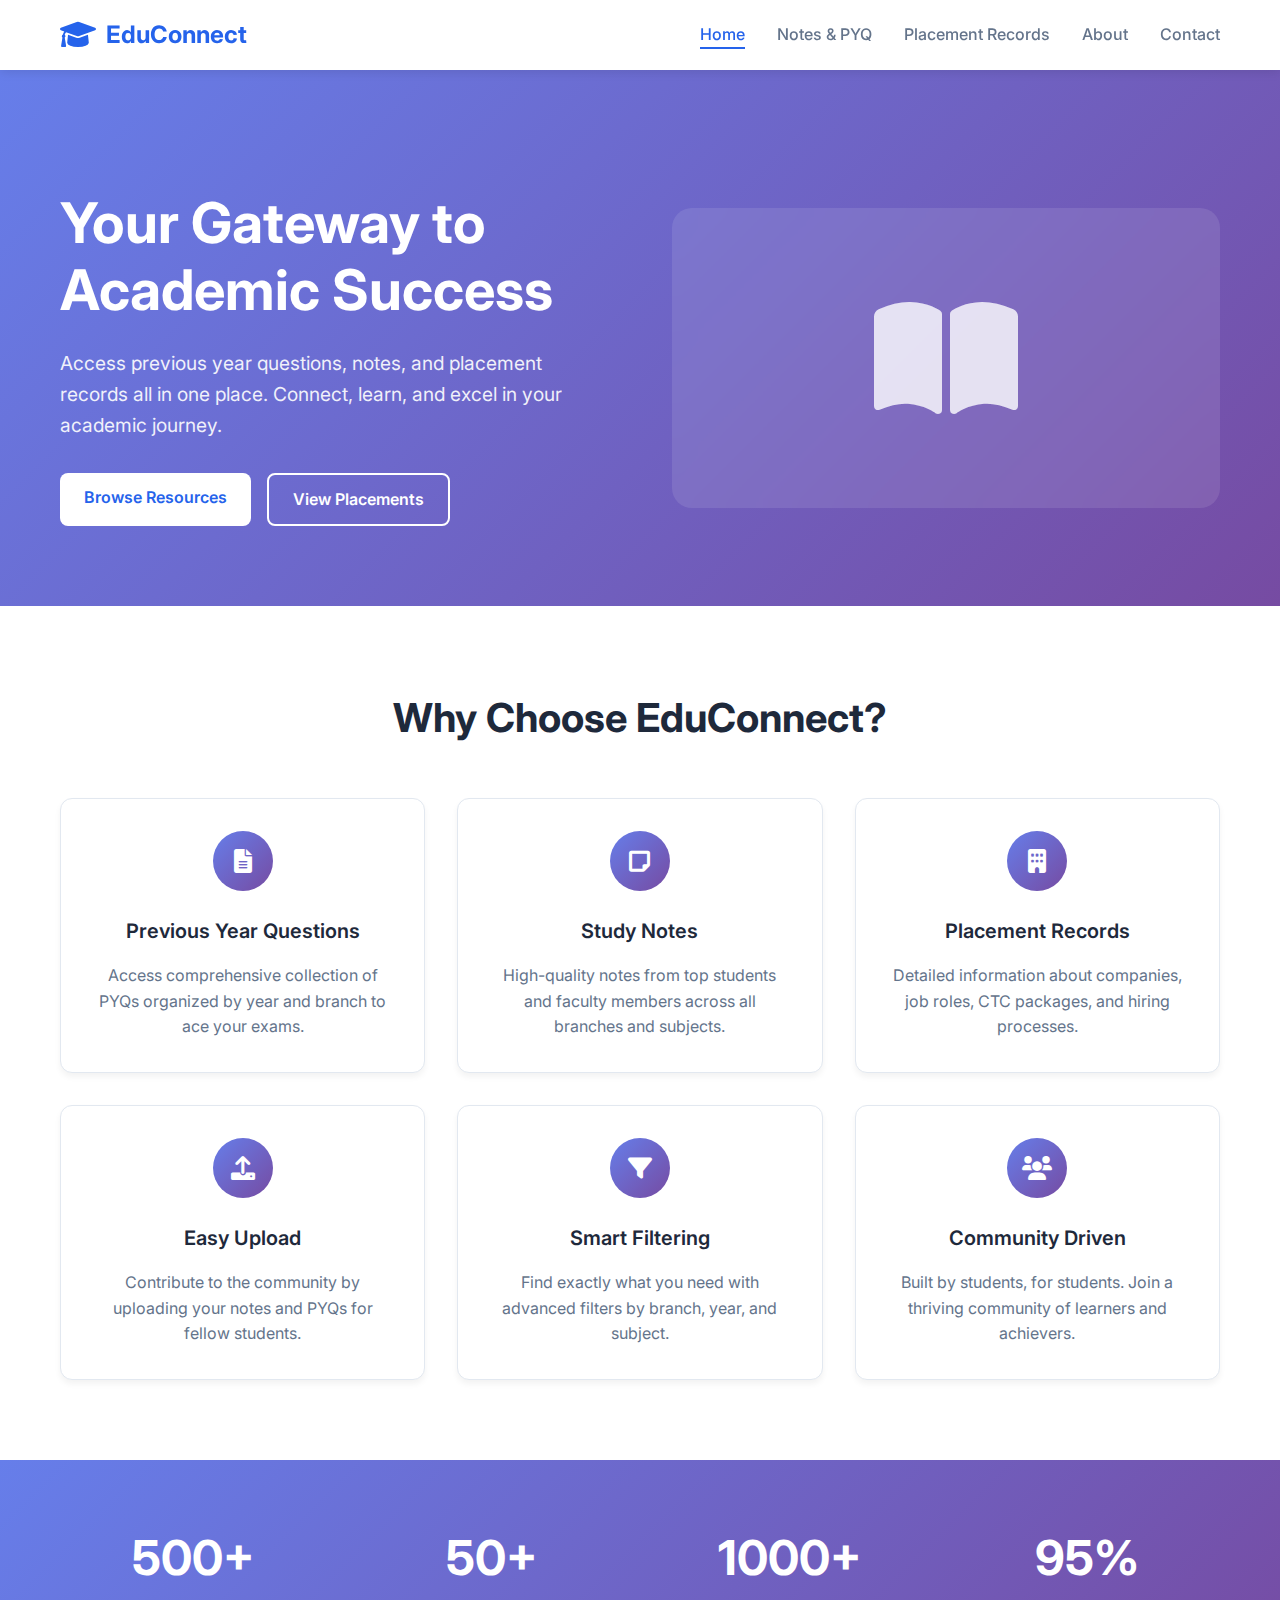
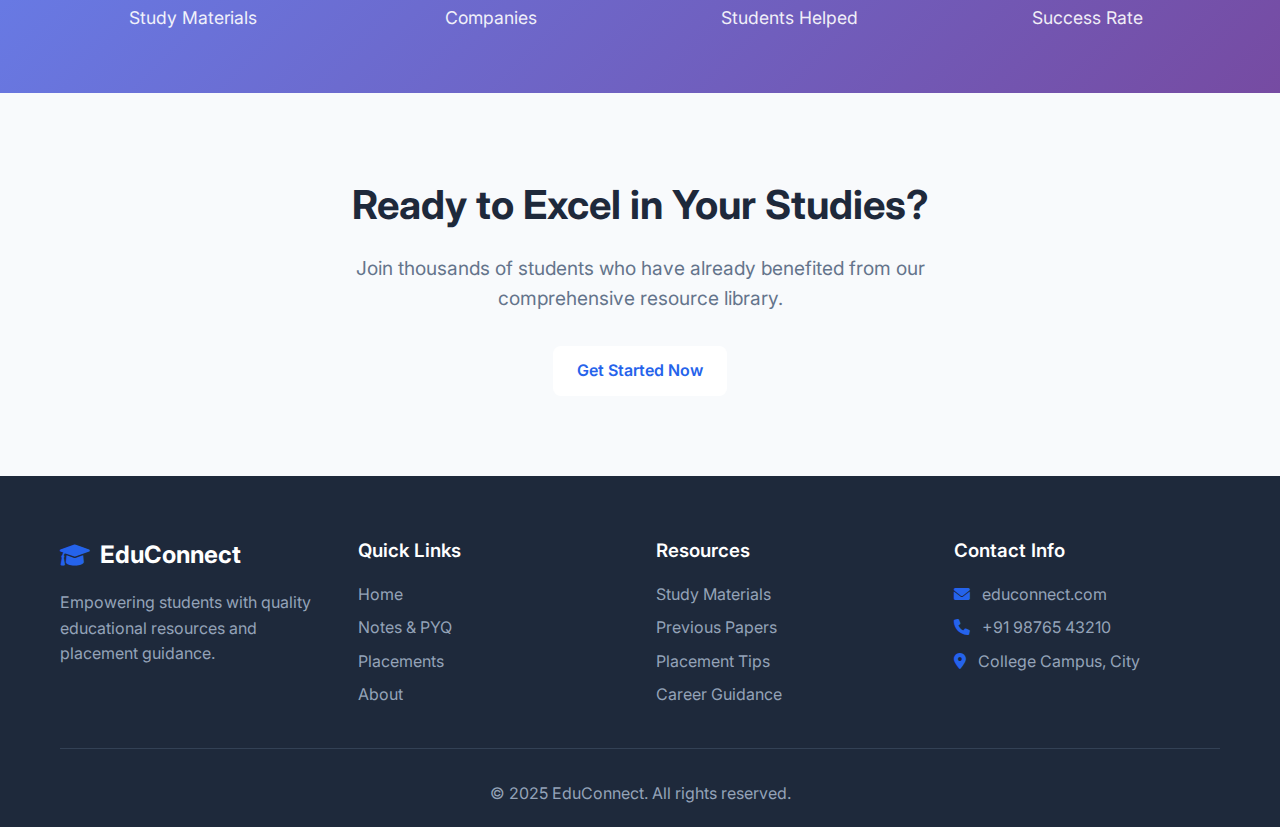
<file: index.html>
<!DOCTYPE html>
<html lang="en">
<head>
    <meta charset="UTF-8">
    <meta name="viewport" content="width=device-width, initial-scale=1.0">
    <title>EduConnect - College Placement Portal</title>
    <link rel="stylesheet" href="styles.css">
    <link href="https://cdnjs.cloudflare.com/ajax/libs/font-awesome/6.0.0/css/all.min.css" rel="stylesheet">
    <link href="https://fonts.googleapis.com/css2?family=Inter:wght@300;400;500;600;700&display=swap" rel="stylesheet">
</head>
<body>
    <!-- Navigation -->
    <nav class="navbar">
        <div class="nav-container">
            <div class="nav-logo">
                <i class="fas fa-graduation-cap"></i>
                <span>EduConnect</span>
            </div>
            <ul class="nav-menu">
                <li class="nav-item">
                    <a href="index.html" class="nav-link active">Home</a>
                </li>
                <li class="nav-item">
                    <a href="notes-pyq.html" class="nav-link">Notes & PYQ</a>
                </li>
                <li class="nav-item">
                    <a href="placement-records.html" class="nav-link">Placement Records</a>
                </li>
                <li class="nav-item">
                    <a href="about.html" class="nav-link">About</a>
                </li>
                <li class="nav-item">
                    <a href="contact.html" class="nav-link">Contact</a>
                </li>
            </ul>
            <div class="hamburger">
                <span class="bar"></span>
                <span class="bar"></span>
                <span class="bar"></span>
            </div>
        </div>
    </nav>

    <!-- Hero Section -->
    <section class="hero">
        <div class="hero-container">
            <div class="hero-content">
                <h1 class="hero-title">Your Gateway to Academic Success</h1>
                <p class="hero-subtitle">Access previous year questions, notes, and placement records all in one place. Connect, learn, and excel in your academic journey.</p>
                <div class="hero-buttons">
                    <a href="notes-pyq.html" class="btn btn-primary">Browse Resources</a>
                    <a href="placement-records.html" class="btn btn-secondary">View Placements</a>
                </div>
            </div>
            <div class="hero-image">
                <div class="hero-graphic">
                    <i class="fas fa-book-open"></i>
                </div>
            </div>
        </div>
    </section>

    <!-- Features Section -->
    <section class="features">
        <div class="container">
            <h2 class="section-title">Why Choose EduConnect?</h2>
            <div class="features-grid">
                <div class="feature-card">
                    <div class="feature-icon">
                        <i class="fas fa-file-alt"></i>
                    </div>
                    <h3>Previous Year Questions</h3>
                    <p>Access comprehensive collection of PYQs organized by year and branch to ace your exams.</p>
                </div>
                <div class="feature-card">
                    <div class="feature-icon">
                        <i class="fas fa-sticky-note"></i>
                    </div>
                    <h3>Study Notes</h3>
                    <p>High-quality notes from top students and faculty members across all branches and subjects.</p>
                </div>
                <div class="feature-card">
                    <div class="feature-icon">
                        <i class="fas fa-building"></i>
                    </div>
                    <h3>Placement Records</h3>
                    <p>Detailed information about companies, job roles, CTC packages, and hiring processes.</p>
                </div>
                <div class="feature-card">
                    <div class="feature-icon">
                        <i class="fas fa-upload"></i>
                    </div>
                    <h3>Easy Upload</h3>
                    <p>Contribute to the community by uploading your notes and PYQs for fellow students.</p>
                </div>
                <div class="feature-card">
                    <div class="feature-icon">
                        <i class="fas fa-filter"></i>
                    </div>
                    <h3>Smart Filtering</h3>
                    <p>Find exactly what you need with advanced filters by branch, year, and subject.</p>
                </div>
                <div class="feature-card">
                    <div class="feature-icon">
                        <i class="fas fa-users"></i>
                    </div>
                    <h3>Community Driven</h3>
                    <p>Built by students, for students. Join a thriving community of learners and achievers.</p>
                </div>
            </div>
        </div>
    </section>

    <!-- Stats Section -->
    <section class="stats">
        <div class="container">
            <div class="stats-grid">
                <div class="stat-item">
                    <div class="stat-number">500+</div>
                    <div class="stat-label">Study Materials</div>
                </div>
                <div class="stat-item">
                    <div class="stat-number">50+</div>
                    <div class="stat-label">Companies</div>
                </div>
                <div class="stat-item">
                    <div class="stat-number">1000+</div>
                    <div class="stat-label">Students Helped</div>
                </div>
                <div class="stat-item">
                    <div class="stat-number">95%</div>
                    <div class="stat-label">Success Rate</div>
                </div>
            </div>
        </div>
    </section>

    <!-- CTA Section -->
    <section class="cta">
        <div class="container">
            <div class="cta-content">
                <h2>Ready to Excel in Your Studies?</h2>
                <p>Join thousands of students who have already benefited from our comprehensive resource library.</p>
                <a href="notes-pyq.html" class="btn btn-primary">Get Started Now</a>
            </div>
        </div>
    </section>

    <!-- Footer -->
    <footer class="footer">
        <div class="container">
            <div class="footer-content">
                <div class="footer-section">
                    <div class="footer-logo">
                        <i class="fas fa-graduation-cap"></i>
                        <span>EduConnect</span>
                    </div>
                    <p>Empowering students with quality educational resources and placement guidance.</p>
                </div>
                <div class="footer-section">
                    <h3>Quick Links</h3>
                    <ul>
                        <li><a href="index.html">Home</a></li>
                        <li><a href="notes-pyq.html">Notes & PYQ</a></li>
                        <li><a href="placement-records.html">Placements</a></li>
                        <li><a href="about.html">About</a></li>
                    </ul>
                </div>
                <div class="footer-section">
                    <h3>Resources</h3>
                    <ul>
                        <li><a href="#">Study Materials</a></li>
                        <li><a href="#">Previous Papers</a></li>
                        <li><a href="#">Placement Tips</a></li>
                        <li><a href="#">Career Guidance</a></li>
                    </ul>
                </div>
                <div class="footer-section">
                    <h3>Contact Info</h3>
                    <ul>
                        <li><i class="fas fa-envelope"></i> educonnect.com</li>
                        <li><i class="fas fa-phone"></i> +91 98765 43210</li>
                        <li><i class="fas fa-map-marker-alt"></i> College Campus, City</li>
                    </ul>
                </div>
            </div>
            <div class="footer-bottom">
                <p>&copy; 2025 EduConnect. All rights reserved.</p>
            </div>
        </div>
    </footer>

    <script src="script.js"></script>
</body>
</html>
</file>
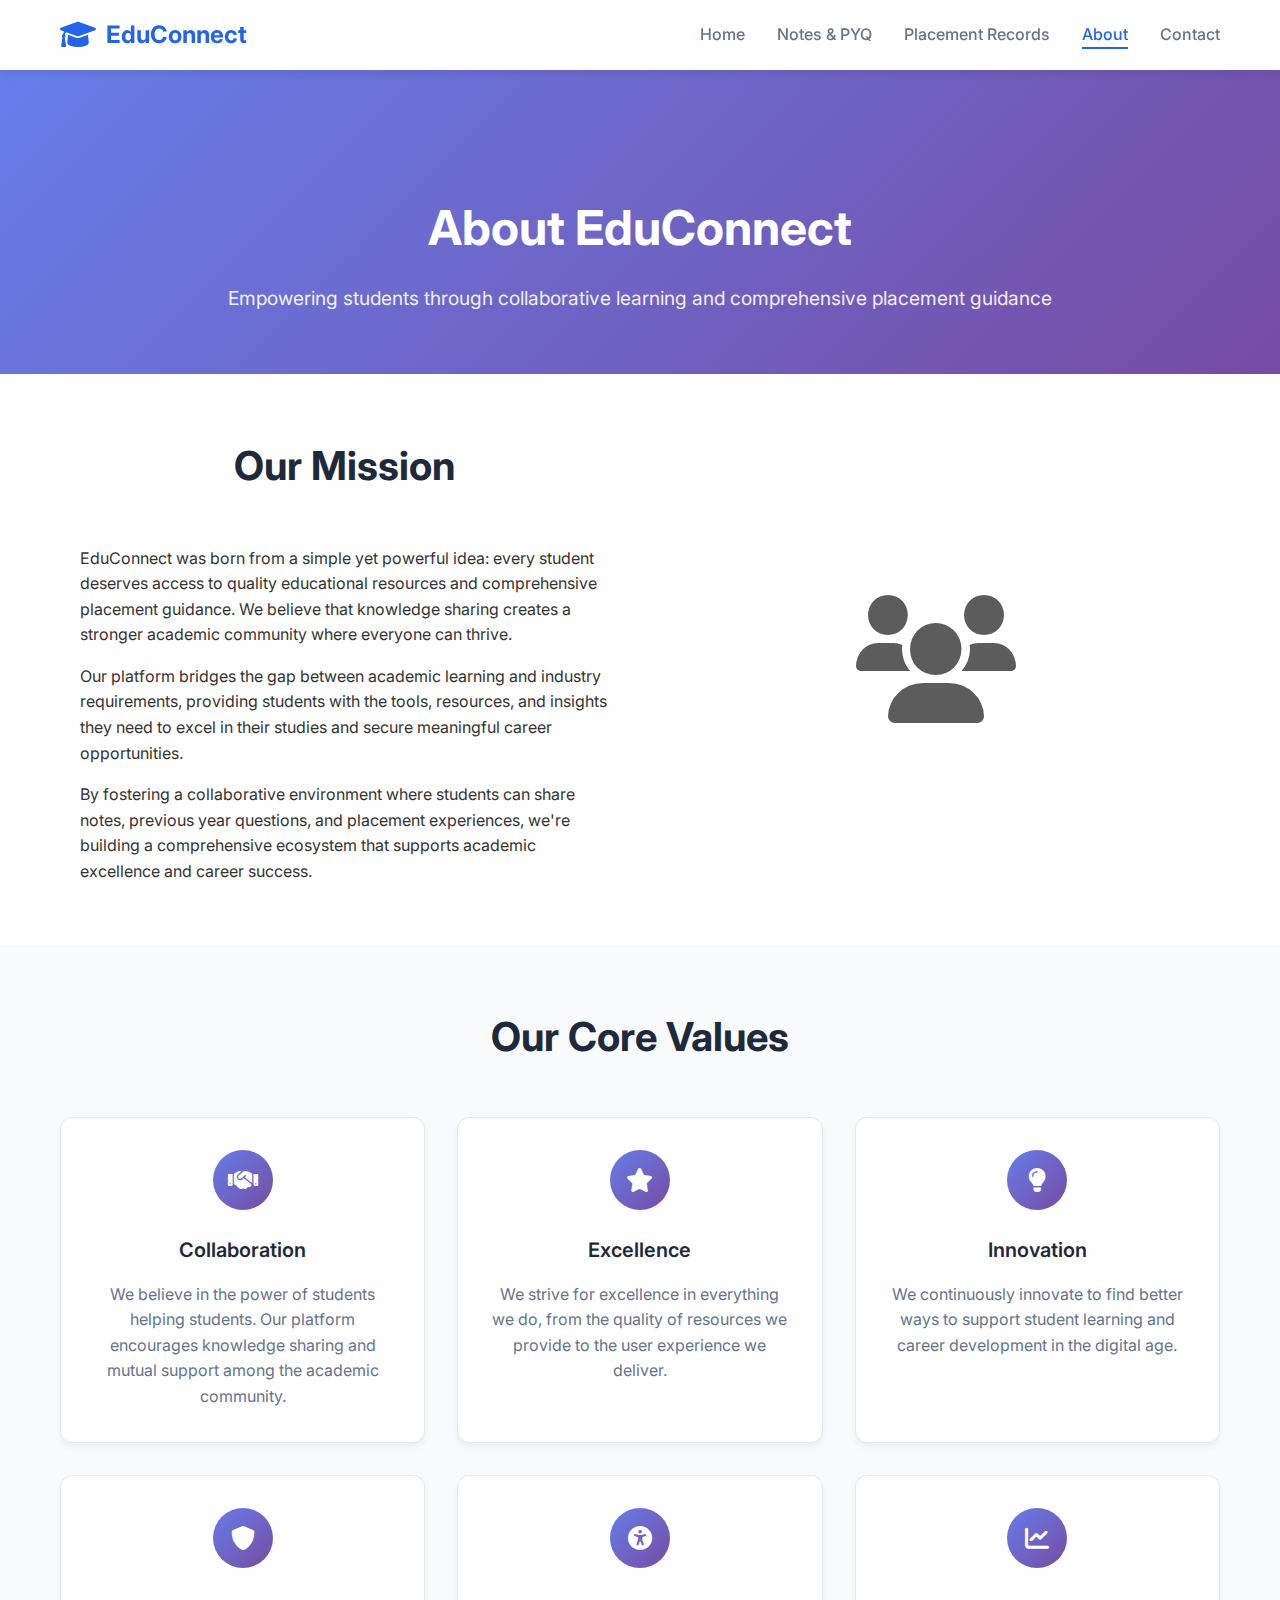
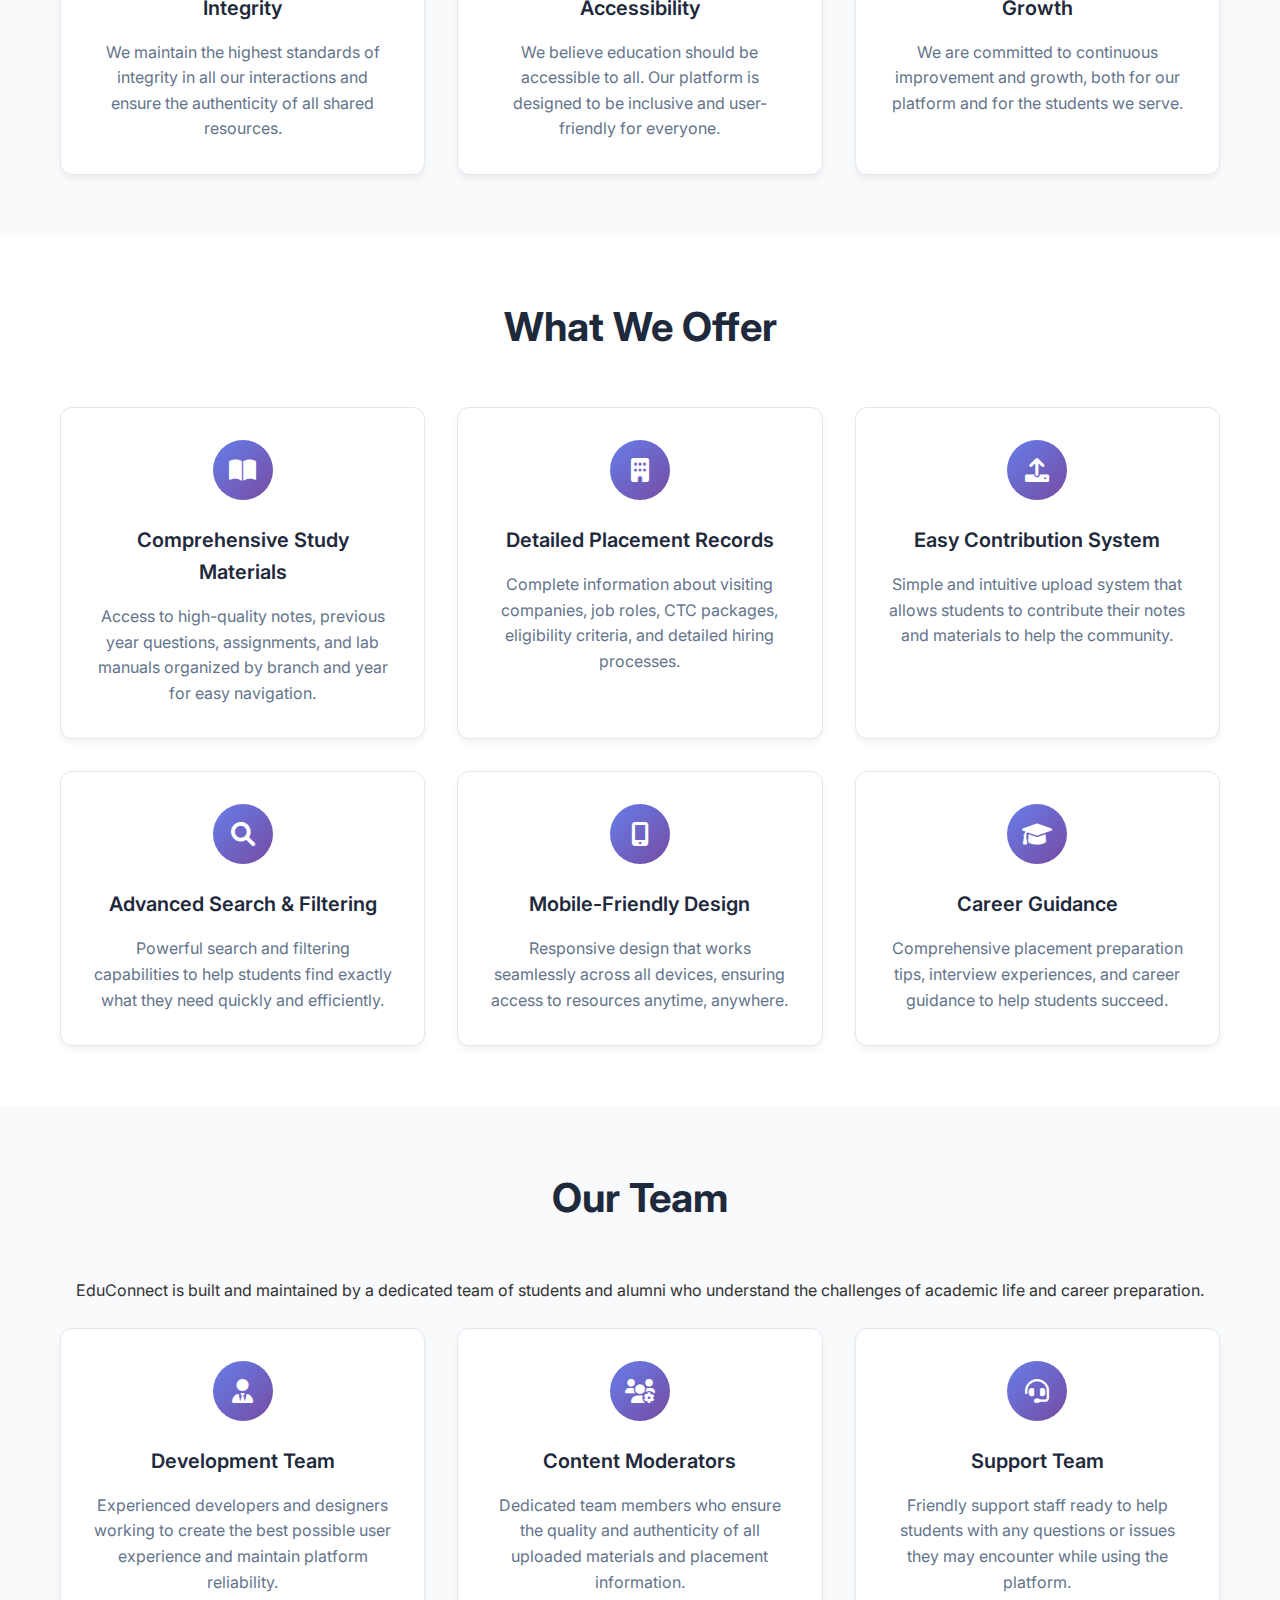
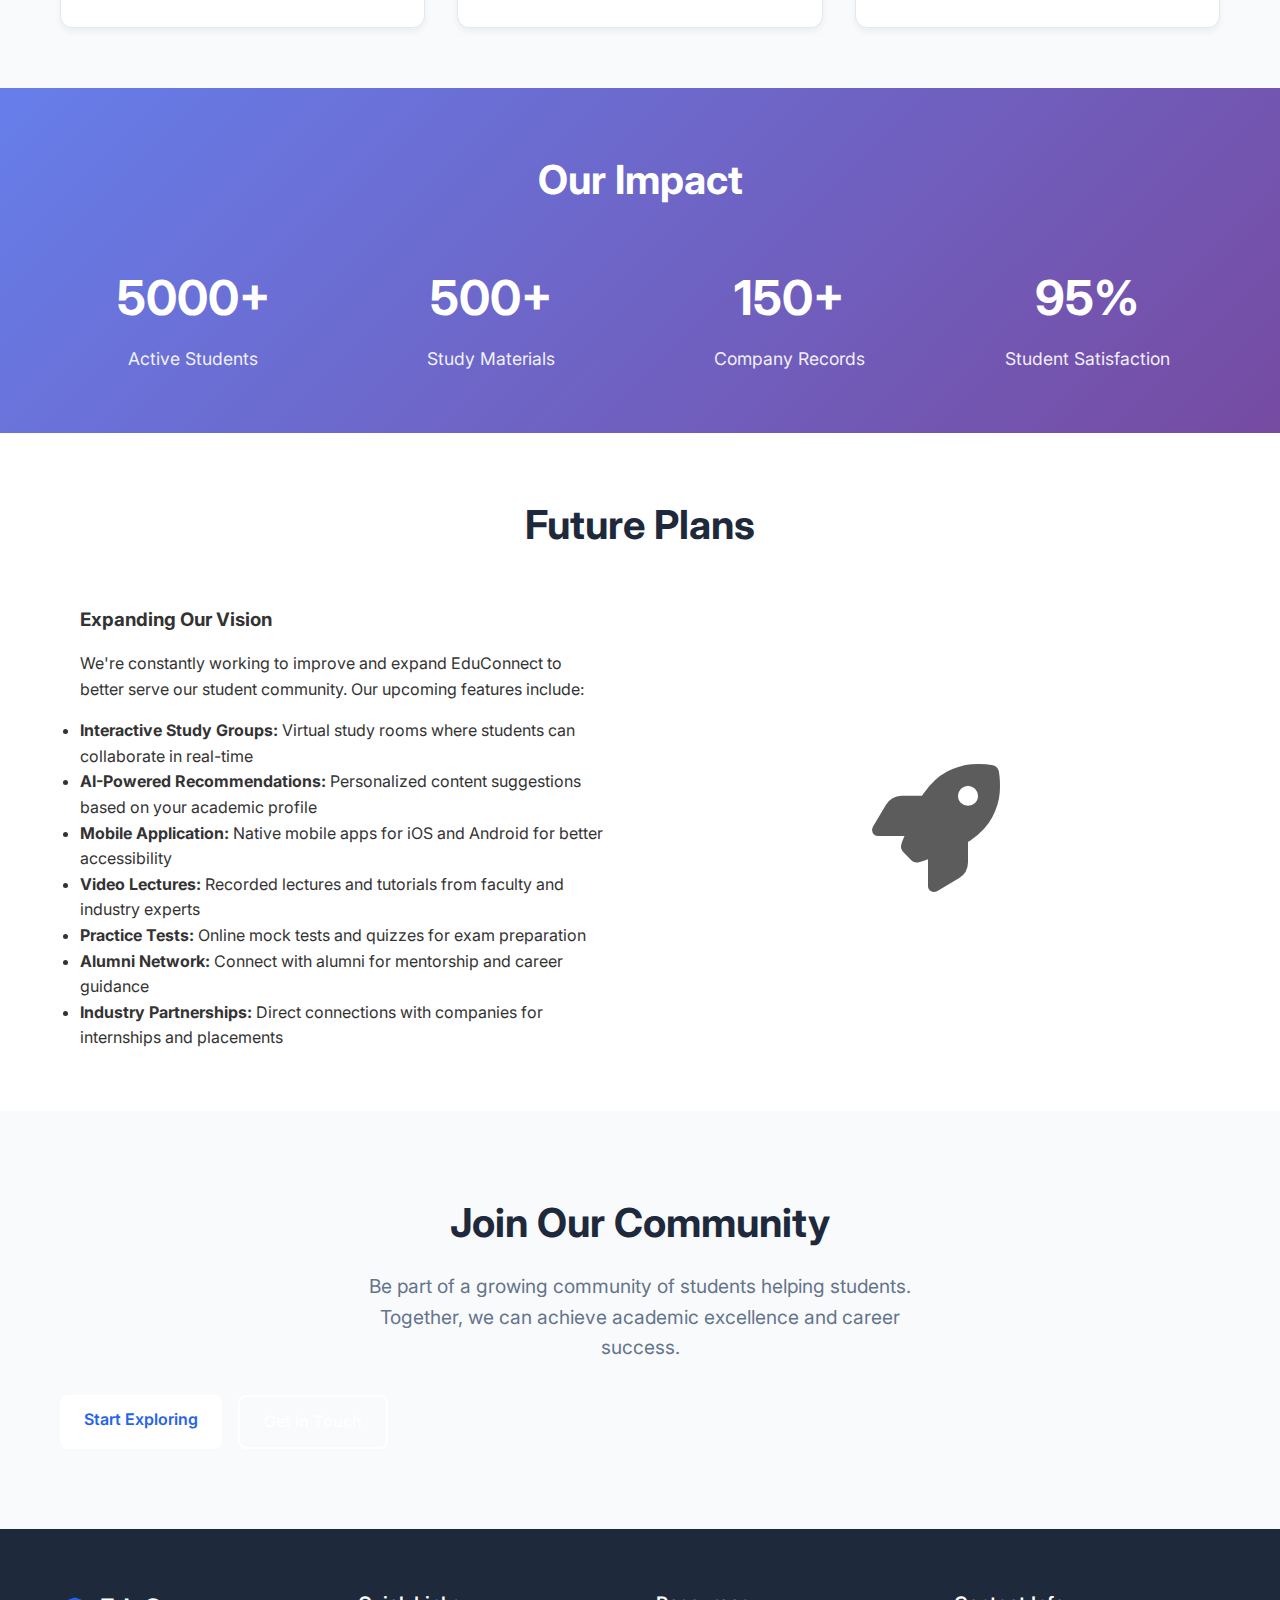
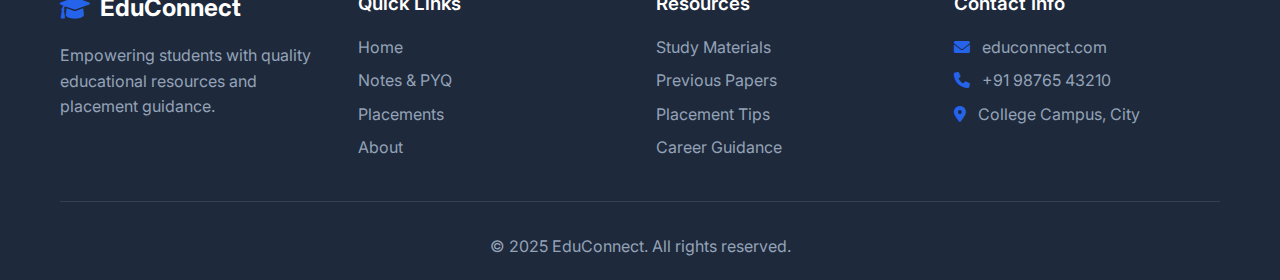
<file: about.html>
<!DOCTYPE html>
<html lang="en">
<head>
    <meta charset="UTF-8">
    <meta name="viewport" content="width=device-width, initial-scale=1.0">
    <title>About Us - EduConnect</title>
    <link rel="stylesheet" href="styles.css">
    <link href="https://cdnjs.cloudflare.com/ajax/libs/font-awesome/6.0.0/css/all.min.css" rel="stylesheet">
    <link href="https://fonts.googleapis.com/css2?family=Inter:wght@300;400;500;600;700&display=swap" rel="stylesheet">
</head>
<body>
    <!-- Navigation -->
    <nav class="navbar">
        <div class="nav-container">
            <div class="nav-logo">
                <i class="fas fa-graduation-cap"></i>
                <span>EduConnect</span>
            </div>
            <ul class="nav-menu">
                <li class="nav-item">
                    <a href="index.html" class="nav-link">Home</a>
                </li>
                <li class="nav-item">
                    <a href="notes-pyq.html" class="nav-link">Notes & PYQ</a>
                </li>
                <li class="nav-item">
                    <a href="placement-records.html" class="nav-link">Placement Records</a>
                </li>
                <li class="nav-item">
                    <a href="about.html" class="nav-link active">About</a>
                </li>
                <li class="nav-item">
                    <a href="contact.html" class="nav-link">Contact</a>
                </li>
            </ul>
            <div class="hamburger">
                <span class="bar"></span>
                <span class="bar"></span>
                <span class="bar"></span>
            </div>
        </div>
    </nav>

    <!-- Page Header -->
    <section class="page-header">
        <div class="container">
            <h1 class="page-title">About EduConnect</h1>
            <p class="page-subtitle">Empowering students through collaborative learning and comprehensive placement guidance</p>
        </div>
    </section>

    <!-- Mission Section -->
    <section class="content-section">
        <div class="container">
            <div class="hero-container">
                <div class="hero-content">
                    <h2 class="section-title">Our Mission</h2>
                    <p class="mb-2">EduConnect was born from a simple yet powerful idea: every student deserves access to quality educational resources and comprehensive placement guidance. We believe that knowledge sharing creates a stronger academic community where everyone can thrive.</p>
                    <p class="mb-2">Our platform bridges the gap between academic learning and industry requirements, providing students with the tools, resources, and insights they need to excel in their studies and secure meaningful career opportunities.</p>
                    <p>By fostering a collaborative environment where students can share notes, previous year questions, and placement experiences, we're building a comprehensive ecosystem that supports academic excellence and career success.</p>
                </div>
                <div class="hero-image">
                    <div class="hero-graphic">
                        <i class="fas fa-users"></i>
                    </div>
                </div>
            </div>
        </div>
    </section>

    <!-- Values Section -->
    <section class="content-section" style="background: #f8fafc;">
        <div class="container">
            <h2 class="section-title">Our Core Values</h2>
            <div class="features-grid">
                <div class="feature-card">
                    <div class="feature-icon">
                        <i class="fas fa-handshake"></i>
                    </div>
                    <h3>Collaboration</h3>
                    <p>We believe in the power of students helping students. Our platform encourages knowledge sharing and mutual support among the academic community.</p>
                </div>
                <div class="feature-card">
                    <div class="feature-icon">
                        <i class="fas fa-star"></i>
                    </div>
                    <h3>Excellence</h3>
                    <p>We strive for excellence in everything we do, from the quality of resources we provide to the user experience we deliver.</p>
                </div>
                <div class="feature-card">
                    <div class="feature-icon">
                        <i class="fas fa-lightbulb"></i>
                    </div>
                    <h3>Innovation</h3>
                    <p>We continuously innovate to find better ways to support student learning and career development in the digital age.</p>
                </div>
                <div class="feature-card">
                    <div class="feature-icon">
                        <i class="fas fa-shield-alt"></i>
                    </div>
                    <h3>Integrity</h3>
                    <p>We maintain the highest standards of integrity in all our interactions and ensure the authenticity of all shared resources.</p>
                </div>
                <div class="feature-card">
                    <div class="feature-icon">
                        <i class="fas fa-universal-access"></i>
                    </div>
                    <h3>Accessibility</h3>
                    <p>We believe education should be accessible to all. Our platform is designed to be inclusive and user-friendly for everyone.</p>
                </div>
                <div class="feature-card">
                    <div class="feature-icon">
                        <i class="fas fa-chart-line"></i>
                    </div>
                    <h3>Growth</h3>
                    <p>We are committed to continuous improvement and growth, both for our platform and for the students we serve.</p>
                </div>
            </div>
        </div>
    </section>

    <!-- What We Offer Section -->
    <section class="content-section">
        <div class="container">
            <h2 class="section-title">What We Offer</h2>
            <div class="features-grid">
                <div class="feature-card">
                    <div class="feature-icon">
                        <i class="fas fa-book-open"></i>
                    </div>
                    <h3>Comprehensive Study Materials</h3>
                    <p>Access to high-quality notes, previous year questions, assignments, and lab manuals organized by branch and year for easy navigation.</p>
                </div>
                <div class="feature-card">
                    <div class="feature-icon">
                        <i class="fas fa-building"></i>
                    </div>
                    <h3>Detailed Placement Records</h3>
                    <p>Complete information about visiting companies, job roles, CTC packages, eligibility criteria, and detailed hiring processes.</p>
                </div>
                <div class="feature-card">
                    <div class="feature-icon">
                        <i class="fas fa-upload"></i>
                    </div>
                    <h3>Easy Contribution System</h3>
                    <p>Simple and intuitive upload system that allows students to contribute their notes and materials to help the community.</p>
                </div>
                <div class="feature-card">
                    <div class="feature-icon">
                        <i class="fas fa-search"></i>
                    </div>
                    <h3>Advanced Search & Filtering</h3>
                    <p>Powerful search and filtering capabilities to help students find exactly what they need quickly and efficiently.</p>
                </div>
                <div class="feature-card">
                    <div class="feature-icon">
                        <i class="fas fa-mobile-alt"></i>
                    </div>
                    <h3>Mobile-Friendly Design</h3>
                    <p>Responsive design that works seamlessly across all devices, ensuring access to resources anytime, anywhere.</p>
                </div>
                <div class="feature-card">
                    <div class="feature-icon">
                        <i class="fas fa-graduation-cap"></i>
                    </div>
                    <h3>Career Guidance</h3>
                    <p>Comprehensive placement preparation tips, interview experiences, and career guidance to help students succeed.</p>
                </div>
            </div>
        </div>
    </section>

    <!-- Team Section -->
    <section class="content-section" style="background: #f8fafc;">
        <div class="container">
            <h2 class="section-title">Our Team</h2>
            <p class="text-center mb-3">EduConnect is built and maintained by a dedicated team of students and alumni who understand the challenges of academic life and career preparation.</p>
            
            <div class="features-grid">
                <div class="feature-card">
                    <div class="feature-icon">
                        <i class="fas fa-user-tie"></i>
                    </div>
                    <h3>Development Team</h3>
                    <p>Experienced developers and designers working to create the best possible user experience and maintain platform reliability.</p>
                </div>
                <div class="feature-card">
                    <div class="feature-icon">
                        <i class="fas fa-users-cog"></i>
                    </div>
                    <h3>Content Moderators</h3>
                    <p>Dedicated team members who ensure the quality and authenticity of all uploaded materials and placement information.</p>
                </div>
                <div class="feature-card">
                    <div class="feature-icon">
                        <i class="fas fa-headset"></i>
                    </div>
                    <h3>Support Team</h3>
                    <p>Friendly support staff ready to help students with any questions or issues they may encounter while using the platform.</p>
                </div>
            </div>
        </div>
    </section>

    <!-- Statistics Section -->
    <section class="stats">
        <div class="container">
            <h2 class="section-title" style="color: white; margin-bottom: 3rem;">Our Impact</h2>
            <div class="stats-grid">
                <div class="stat-item">
                    <div class="stat-number">5000+</div>
                    <div class="stat-label">Active Students</div>
                </div>
                <div class="stat-item">
                    <div class="stat-number">500+</div>
                    <div class="stat-label">Study Materials</div>
                </div>
                <div class="stat-item">
                    <div class="stat-number">150+</div>
                    <div class="stat-label">Company Records</div>
                </div>
                <div class="stat-item">
                    <div class="stat-number">95%</div>
                    <div class="stat-label">Student Satisfaction</div>
                </div>
            </div>
        </div>
    </section>

    <!-- Future Plans Section -->
    <section class="content-section">
        <div class="container">
            <h2 class="section-title">Future Plans</h2>
            <div class="hero-container">
                <div class="hero-content">
                    <h3 class="mb-2">Expanding Our Vision</h3>
                    <p class="mb-2">We're constantly working to improve and expand EduConnect to better serve our student community. Our upcoming features include:</p>
                    <ul class="mt-2">
                        <li><strong>Interactive Study Groups:</strong> Virtual study rooms where students can collaborate in real-time</li>
                        <li><strong>AI-Powered Recommendations:</strong> Personalized content suggestions based on your academic profile</li>
                        <li><strong>Mobile Application:</strong> Native mobile apps for iOS and Android for better accessibility</li>
                        <li><strong>Video Lectures:</strong> Recorded lectures and tutorials from faculty and industry experts</li>
                        <li><strong>Practice Tests:</strong> Online mock tests and quizzes for exam preparation</li>
                        <li><strong>Alumni Network:</strong> Connect with alumni for mentorship and career guidance</li>
                        <li><strong>Industry Partnerships:</strong> Direct connections with companies for internships and placements</li>
                    </ul>
                </div>
                <div class="hero-image">
                    <div class="hero-graphic">
                        <i class="fas fa-rocket"></i>
                    </div>
                </div>
            </div>
        </div>
    </section>

    <!-- Join Us Section -->
    <section class="cta">
        <div class="container">
            <div class="cta-content">
                <h2>Join Our Community</h2>
                <p>Be part of a growing community of students helping students. Together, we can achieve academic excellence and career success.</p>
                <div class="hero-buttons">
                    <a href="notes-pyq.html" class="btn btn-primary">Start Exploring</a>
                    <a href="contact.html" class="btn btn-secondary">Get in Touch</a>
                </div>
            </div>
        </div>
    </section>

    <!-- Footer -->
    <footer class="footer">
        <div class="container">
            <div class="footer-content">
                <div class="footer-section">
                    <div class="footer-logo">
                        <i class="fas fa-graduation-cap"></i>
                        <span>EduConnect</span>
                    </div>
                    <p>Empowering students with quality educational resources and placement guidance.</p>
                </div>
                <div class="footer-section">
                    <h3>Quick Links</h3>
                    <ul>
                        <li><a href="index.html">Home</a></li>
                        <li><a href="notes-pyq.html">Notes & PYQ</a></li>
                        <li><a href="placement-records.html">Placements</a></li>
                        <li><a href="about.html">About</a></li>
                    </ul>
                </div>
                <div class="footer-section">
                    <h3>Resources</h3>
                    <ul>
                        <li><a href="#">Study Materials</a></li>
                        <li><a href="#">Previous Papers</a></li>
                        <li><a href="#">Placement Tips</a></li>
                        <li><a href="#">Career Guidance</a></li>
                    </ul>
                </div>
                <div class="footer-section">
                    <h3>Contact Info</h3>
                    <ul>
                        <li><i class="fas fa-envelope"></i> educonnect.com</li>
                        <li><i class="fas fa-phone"></i> +91 98765 43210</li>
                        <li><i class="fas fa-map-marker-alt"></i> College Campus, City</li>
                    </ul>
                </div>
            </div>
            <div class="footer-bottom">
                <p>&copy; 2025 EduConnect. All rights reserved.</p>
            </div>
        </div>
    </footer>

    <script src="script.js"></script>
</body>
</html>
</file>
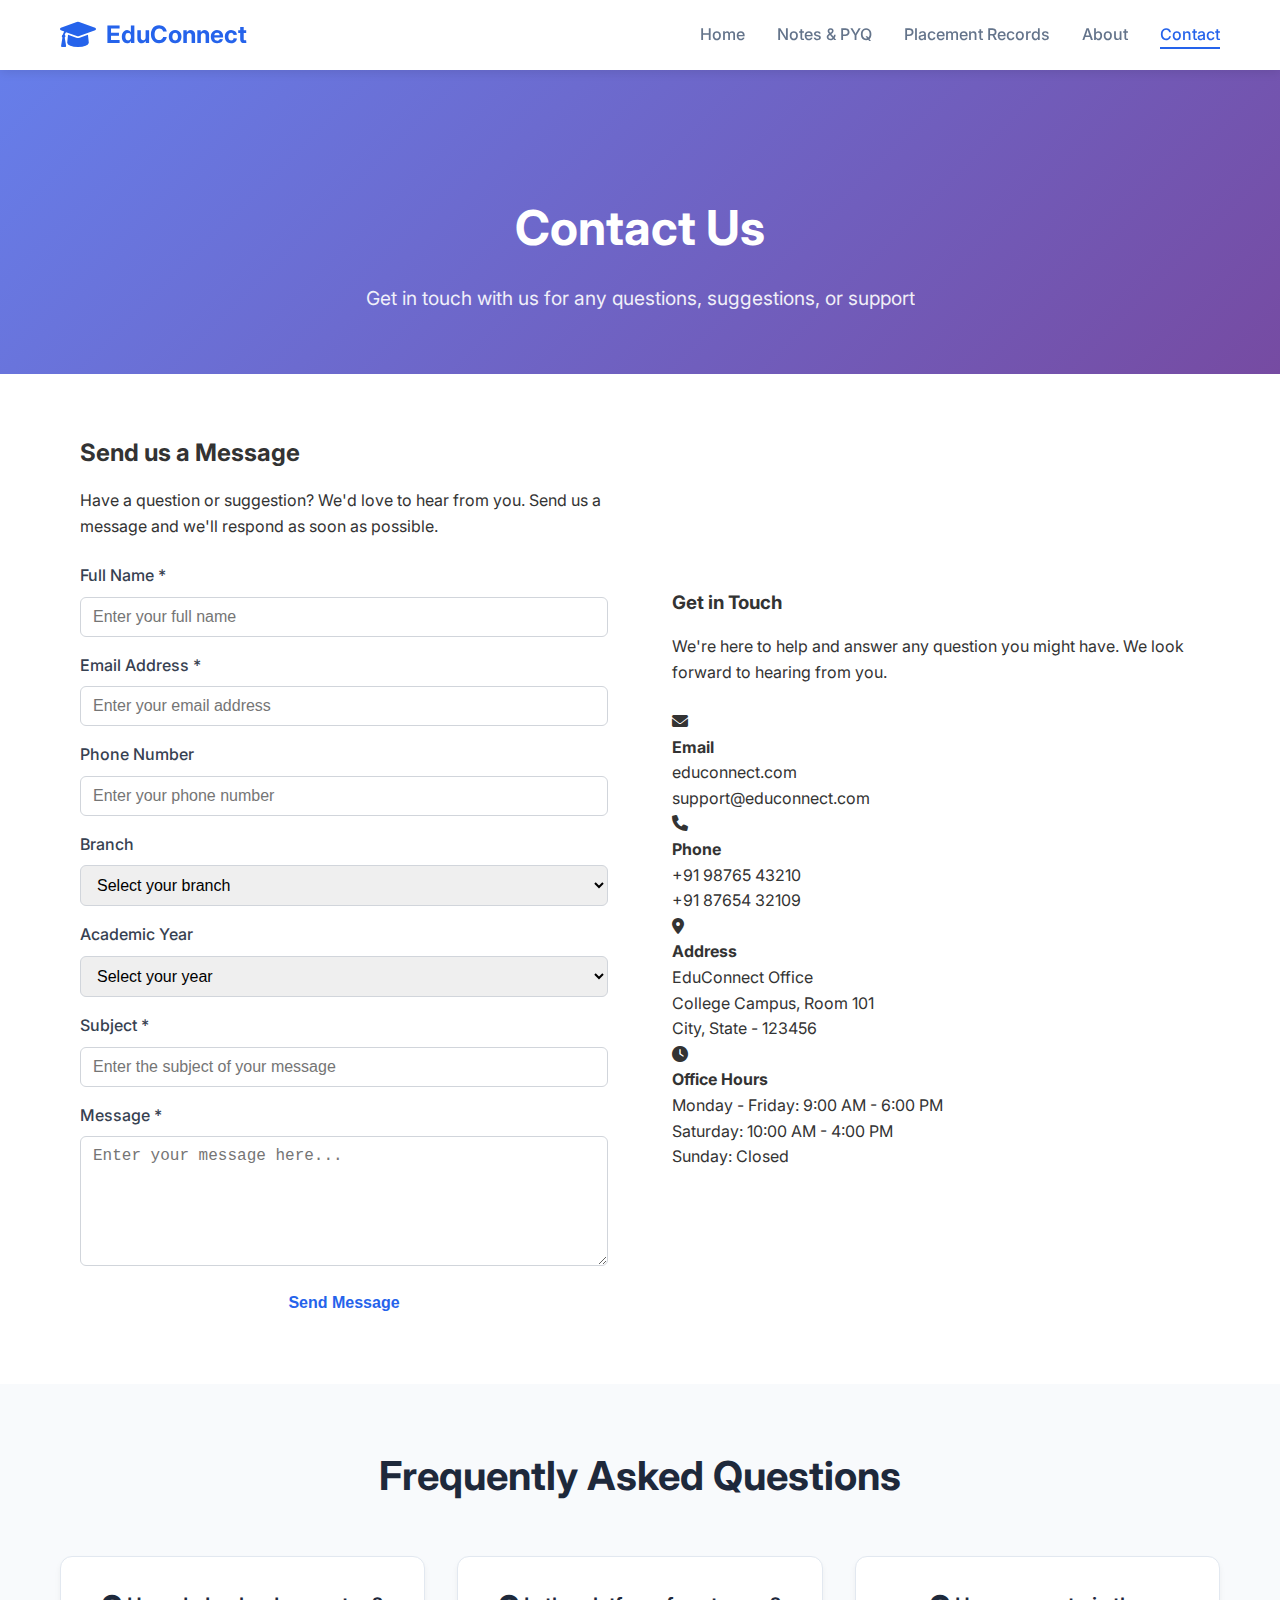
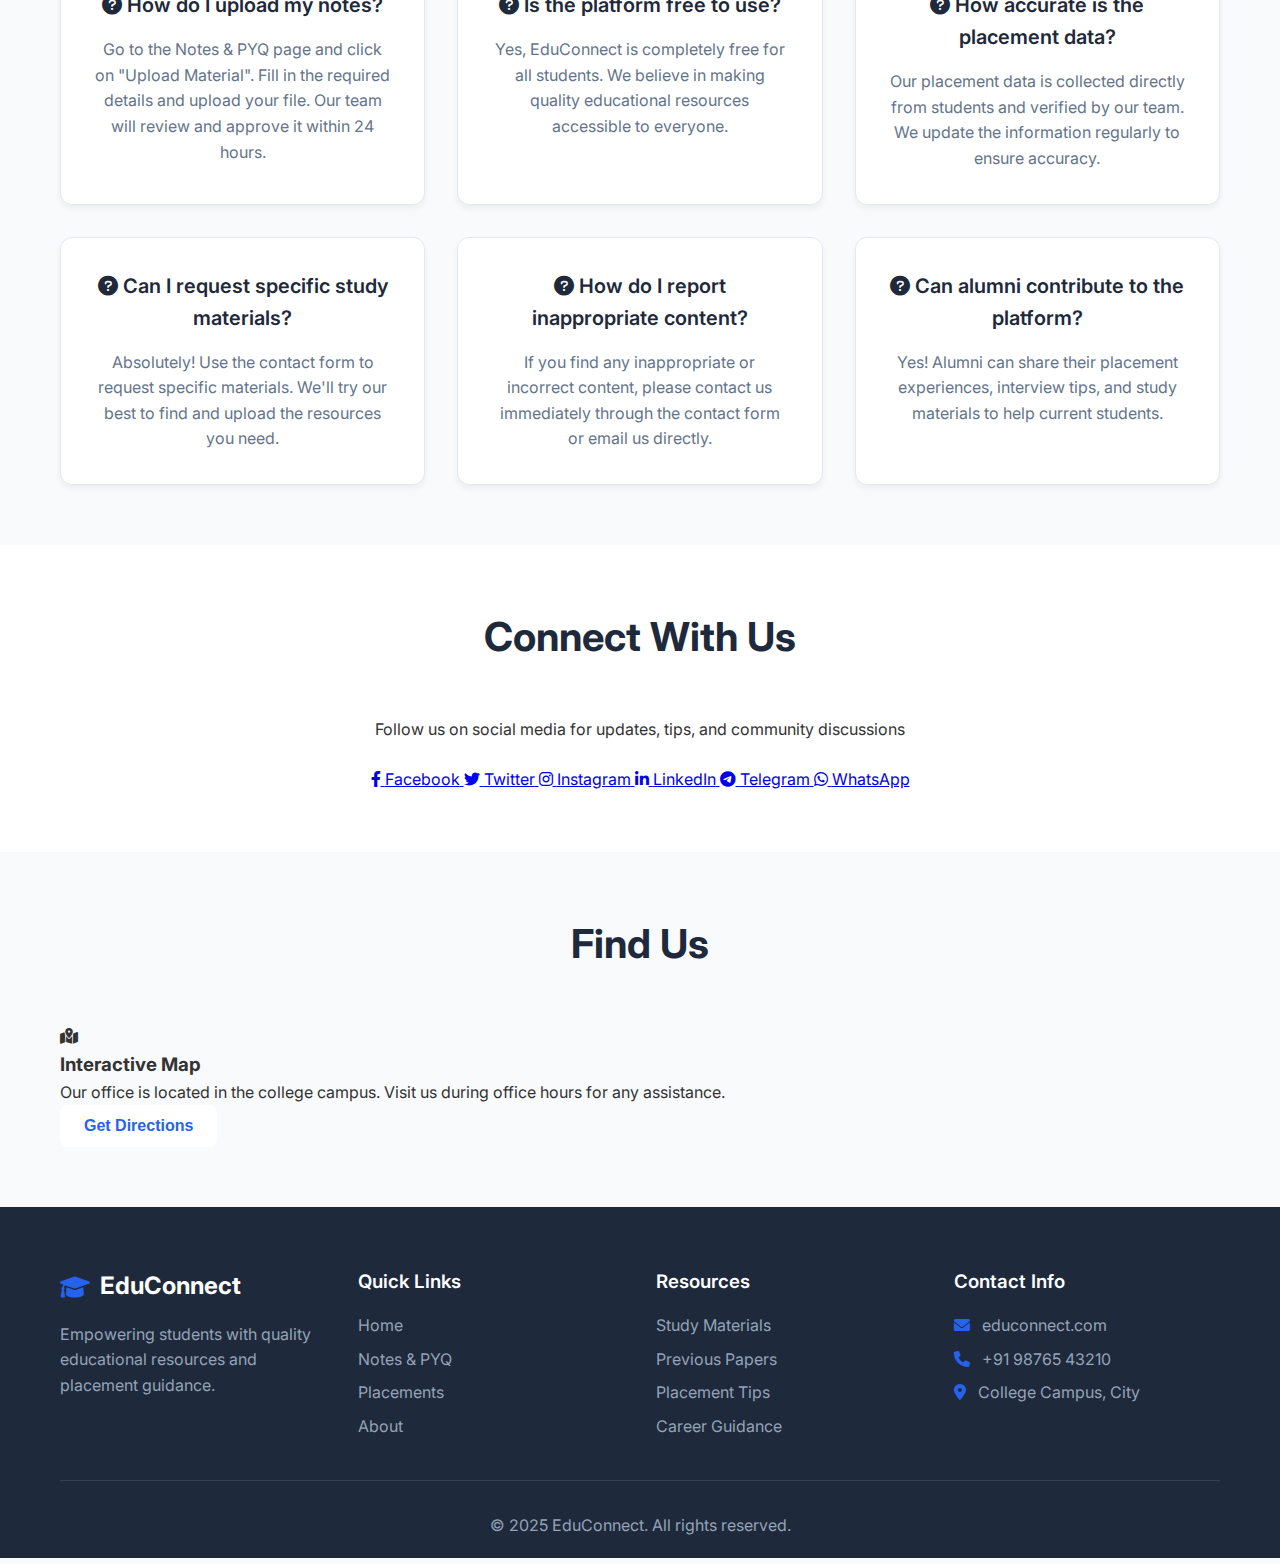
<file: contact.html>
<!DOCTYPE html>
<html lang="en">
<head>
    <meta charset="UTF-8">
    <meta name="viewport" content="width=device-width, initial-scale=1.0">
    <title>Contact Us - EduConnect</title>
    <link rel="stylesheet" href="styles.css">
    <link href="https://cdnjs.cloudflare.com/ajax/libs/font-awesome/6.0.0/css/all.min.css" rel="stylesheet">
    <link href="https://fonts.googleapis.com/css2?family=Inter:wght@300;400;500;600;700&display=swap" rel="stylesheet">
</head>
<body>
    <!-- Navigation -->
    <nav class="navbar">
        <div class="nav-container">
            <div class="nav-logo">
                <i class="fas fa-graduation-cap"></i>
                <span>EduConnect</span>
            </div>
            <ul class="nav-menu">
                <li class="nav-item">
                    <a href="index.html" class="nav-link">Home</a>
                </li>
                <li class="nav-item">
                    <a href="notes-pyq.html" class="nav-link">Notes & PYQ</a>
                </li>
                <li class="nav-item">
                    <a href="placement-records.html" class="nav-link">Placement Records</a>
                </li>
                <li class="nav-item">
                    <a href="about.html" class="nav-link">About</a>
                </li>
                <li class="nav-item">
                    <a href="contact.html" class="nav-link active">Contact</a>
                </li>
            </ul>
            <div class="hamburger">
                <span class="bar"></span>
                <span class="bar"></span>
                <span class="bar"></span>
            </div>
        </div>
    </nav>

    <!-- Page Header -->
    <section class="page-header">
        <div class="container">
            <h1 class="page-title">Contact Us</h1>
            <p class="page-subtitle">Get in touch with us for any questions, suggestions, or support</p>
        </div>
    </section>

    <!-- Contact Section -->
    <section class="content-section">
        <div class="container">
            <div class="hero-container">
                <!-- Contact Form -->
                <div class="hero-content">
                    <h2 class="mb-2">Send us a Message</h2>
                    <p class="mb-3">Have a question or suggestion? We'd love to hear from you. Send us a message and we'll respond as soon as possible.</p>
                    
                    <form class="upload-form" id="contactForm">
                        <div class="form-group">
                            <label for="name">Full Name *</label>
                            <input type="text" id="name" name="name" required placeholder="Enter your full name">
                        </div>
                        
                        <div class="form-group">
                            <label for="email">Email Address *</label>
                            <input type="email" id="email" name="email" required placeholder="Enter your email address">
                        </div>
                        
                        <div class="form-group">
                            <label for="phone">Phone Number</label>
                            <input type="tel" id="phone" name="phone" placeholder="Enter your phone number">
                        </div>
                        
                        <div class="form-group">
                            <label for="branch">Branch</label>
                            <select id="branch" name="branch">
                                <option value="">Select your branch</option>
                                <option value="cse">Computer Science Engineering</option>
                                <option value="ece">Electronics & Communication</option>
                                <option value="me">Mechanical Engineering</option>
                                <option value="ce">Civil Engineering</option>
                                <option value="ee">Electrical Engineering</option>
                                <option value="it">Information Technology</option>
                                <option value="other">Other</option>
                            </select>
                        </div>
                        
                        <div class="form-group">
                            <label for="year">Academic Year</label>
                            <select id="year" name="year">
                                <option value="">Select your year</option>
                                <option value="1">1st Year</option>
                                <option value="2">2nd Year</option>
                                <option value="3">3rd Year</option>
                                <option value="4">4th Year</option>
                                <option value="alumni">Alumni</option>
                                <option value="faculty">Faculty</option>
                            </select>
                        </div>
                        
                        <div class="form-group">
                            <label for="subject">Subject *</label>
                            <input type="text" id="subject" name="subject" required placeholder="Enter the subject of your message">
                        </div>
                        
                        <div class="form-group">
                            <label for="message">Message *</label>
                            <textarea id="message" name="message" required placeholder="Enter your message here..." rows="6"></textarea>
                        </div>
                        
                        <button type="submit" class="btn btn-primary">Send Message</button>
                    </form>
                </div>
                
                <!-- Contact Information -->
                <div class="hero-image">
                    <div class="contact-info">
                        <h3 class="mb-2">Get in Touch</h3>
                        <p class="mb-3">We're here to help and answer any question you might have. We look forward to hearing from you.</p>
                        
                        <div class="contact-item">
                            <div class="contact-icon">
                                <i class="fas fa-envelope"></i>
                            </div>
                            <div class="contact-details">
                                <h4>Email</h4>
                                <p>educonnect.com</p>
                                <p>support@educonnect.com</p>
                            </div>
                        </div>
                        
                        <div class="contact-item">
                            <div class="contact-icon">
                                <i class="fas fa-phone"></i>
                            </div>
                            <div class="contact-details">
                                <h4>Phone</h4>
                                <p>+91 98765 43210</p>
                                <p>+91 87654 32109</p>
                            </div>
                        </div>
                        
                        <div class="contact-item">
                            <div class="contact-icon">
                                <i class="fas fa-map-marker-alt"></i>
                            </div>
                            <div class="contact-details">
                                <h4>Address</h4>
                                <p>EduConnect Office</p>
                                <p>College Campus, Room 101</p>
                                <p>City, State - 123456</p>
                            </div>
                        </div>
                        
                        <div class="contact-item">
                            <div class="contact-icon">
                                <i class="fas fa-clock"></i>
                            </div>
                            <div class="contact-details">
                                <h4>Office Hours</h4>
                                <p>Monday - Friday: 9:00 AM - 6:00 PM</p>
                                <p>Saturday: 10:00 AM - 4:00 PM</p>
                                <p>Sunday: Closed</p>
                            </div>
                        </div>
                    </div>
                </div>
            </div>
        </div>
    </section>

    <!-- FAQ Section -->
    <section class="content-section" style="background: #f8fafc;">
        <div class="container">
            <h2 class="section-title">Frequently Asked Questions</h2>
            <div class="features-grid">
                <div class="feature-card">
                    <h3><i class="fas fa-question-circle"></i> How do I upload my notes?</h3>
                    <p>Go to the Notes & PYQ page and click on "Upload Material". Fill in the required details and upload your file. Our team will review and approve it within 24 hours.</p>
                </div>
                <div class="feature-card">
                    <h3><i class="fas fa-question-circle"></i> Is the platform free to use?</h3>
                    <p>Yes, EduConnect is completely free for all students. We believe in making quality educational resources accessible to everyone.</p>
                </div>
                <div class="feature-card">
                    <h3><i class="fas fa-question-circle"></i> How accurate is the placement data?</h3>
                    <p>Our placement data is collected directly from students and verified by our team. We update the information regularly to ensure accuracy.</p>
                </div>
                <div class="feature-card">
                    <h3><i class="fas fa-question-circle"></i> Can I request specific study materials?</h3>
                    <p>Absolutely! Use the contact form to request specific materials. We'll try our best to find and upload the resources you need.</p>
                </div>
                <div class="feature-card">
                    <h3><i class="fas fa-question-circle"></i> How do I report inappropriate content?</h3>
                    <p>If you find any inappropriate or incorrect content, please contact us immediately through the contact form or email us directly.</p>
                </div>
                <div class="feature-card">
                    <h3><i class="fas fa-question-circle"></i> Can alumni contribute to the platform?</h3>
                    <p>Yes! Alumni can share their placement experiences, interview tips, and study materials to help current students.</p>
                </div>
            </div>
        </div>
    </section>

    <!-- Social Media Section -->
    <section class="content-section">
        <div class="container">
            <div class="text-center">
                <h2 class="section-title">Connect With Us</h2>
                <p class="mb-3">Follow us on social media for updates, tips, and community discussions</p>
                <div class="social-links">
                    <a href="#" class="social-link">
                        <i class="fab fa-facebook-f"></i>
                        <span>Facebook</span>
                    </a>
                    <a href="#" class="social-link">
                        <i class="fab fa-twitter"></i>
                        <span>Twitter</span>
                    </a>
                    <a href="#" class="social-link">
                        <i class="fab fa-instagram"></i>
                        <span>Instagram</span>
                    </a>
                    <a href="#" class="social-link">
                        <i class="fab fa-linkedin-in"></i>
                        <span>LinkedIn</span>
                    </a>
                    <a href="#" class="social-link">
                        <i class="fab fa-telegram-plane"></i>
                        <span>Telegram</span>
                    </a>
                    <a href="#" class="social-link">
                        <i class="fab fa-whatsapp"></i>
                        <span>WhatsApp</span>
                    </a>
                </div>
            </div>
        </div>
    </section>

    <!-- Map Section -->
    <section class="content-section" style="background: #f8fafc;">
        <div class="container">
            <h2 class="section-title">Find Us</h2>
            <div class="map-container">
                <div class="map-placeholder">
                    <i class="fas fa-map-marked-alt"></i>
                    <h3>Interactive Map</h3>
                    <p>Our office is located in the college campus. Visit us during office hours for any assistance.</p>
                    <button class="btn btn-primary">Get Directions</button>
                </div>
            </div>
        </div>
    </section>

    <!-- Footer -->
    <footer class="footer">
        <div class="container">
            <div class="footer-content">
                <div class="footer-section">
                    <div class="footer-logo">
                        <i class="fas fa-graduation-cap"></i>
                        <span>EduConnect</span>
                    </div>
                    <p>Empowering students with quality educational resources and placement guidance.</p>
                </div>
                <div class="footer-section">
                    <h3>Quick Links</h3>
                    <ul>
                        <li><a href="index.html">Home</a></li>
                        <li><a href="notes-pyq.html">Notes & PYQ</a></li>
                        <li><a href="placement-records.html">Placements</a></li>
                        <li><a href="about.html">About</a></li>
                    </ul>
                </div>
                <div class="footer-section">
                    <h3>Resources</h3>
                    <ul>
                        <li><a href="#">Study Materials</a></li>
                        <li><a href="#">Previous Papers</a></li>
                        <li><a href="#">Placement Tips</a></li>
                        <li><a href="#">Career Guidance</a></li>
                    </ul>
                </div>
                <div class="footer-section">
                    <h3>Contact Info</h3>
                    <ul>
                        <li><i class="fas fa-envelope"></i> educonnect.com</li>
                        <li><i class="fas fa-phone"></i> +91 98765 43210</li>
                        <li><i class="fas fa-map-marker-alt"></i> College Campus, City</li>
                    </ul>
                </div>
            </div>
            <div class="footer-bottom">
                <p>&copy; 2025 EduConnect. All rights reserved.</p>
            </div>
        </div>
    </footer>

    <script src="script.js"></script>
</body>
</html>
</file>
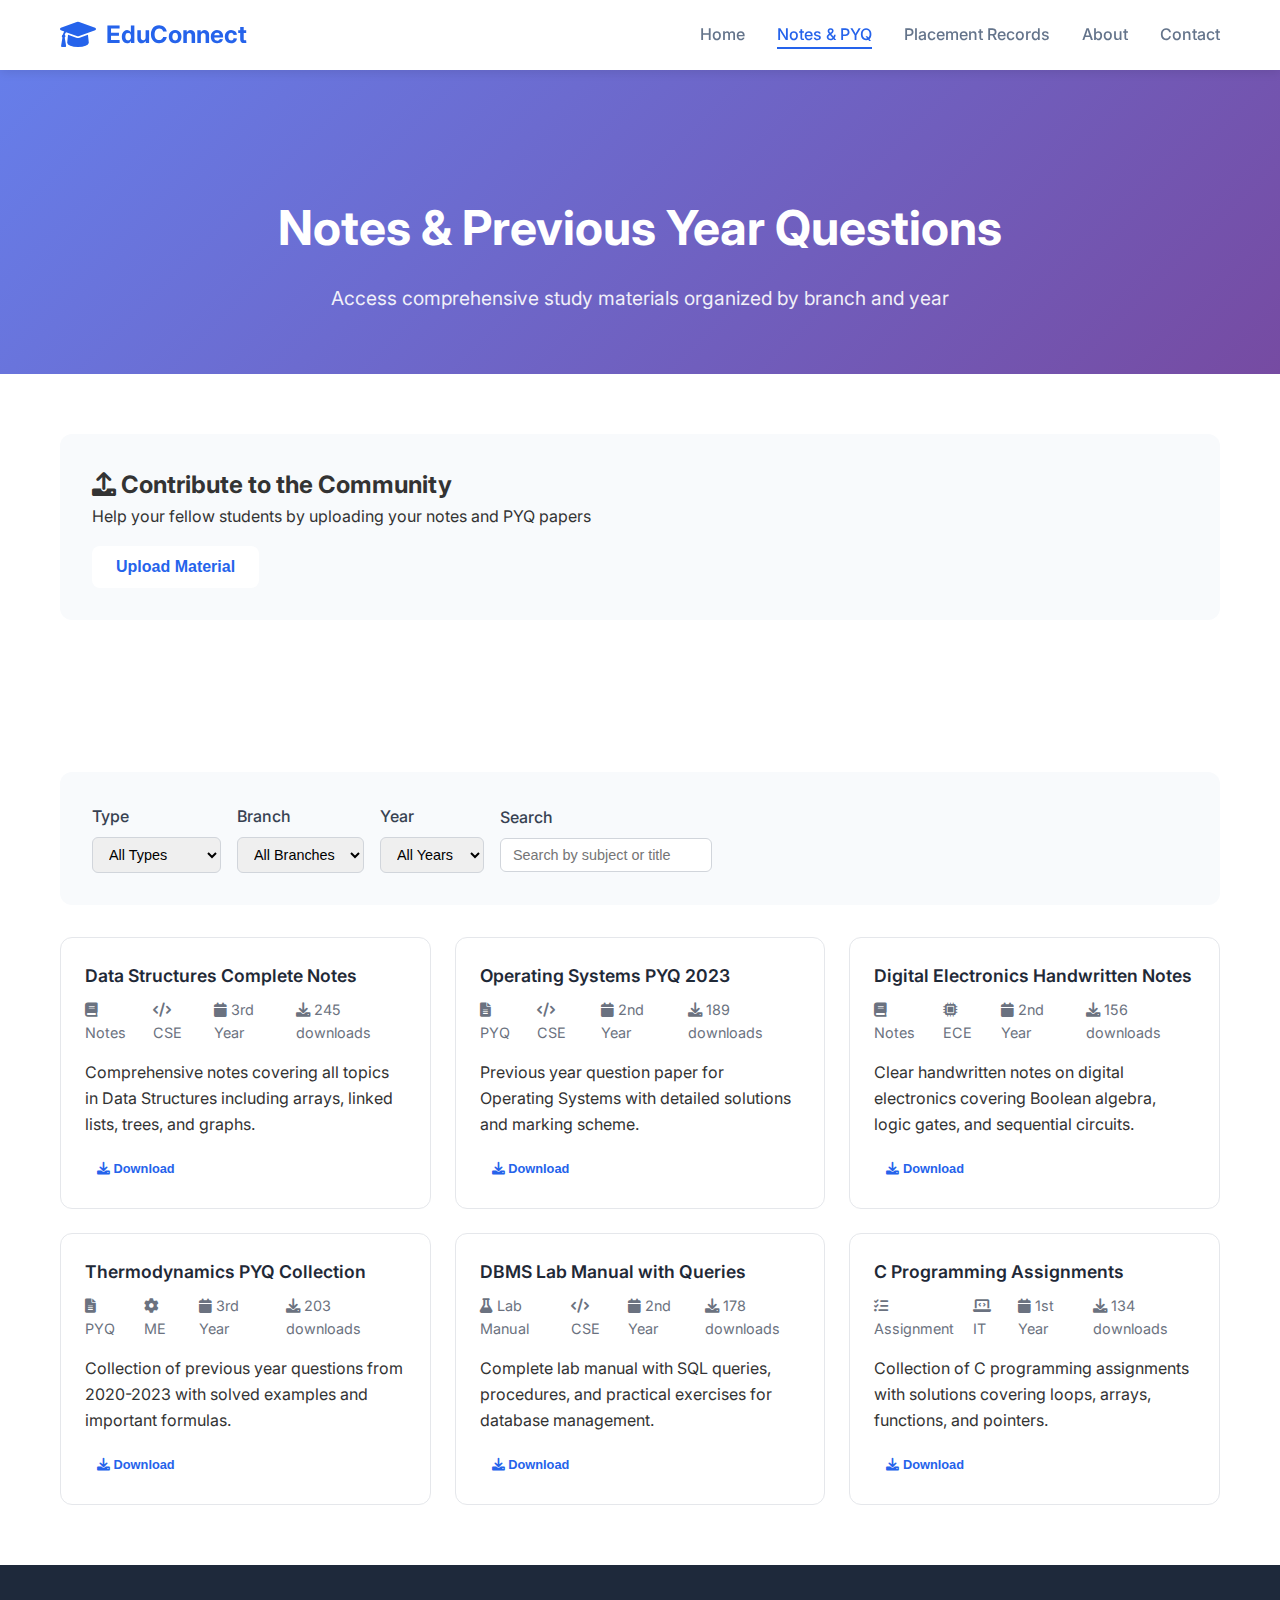
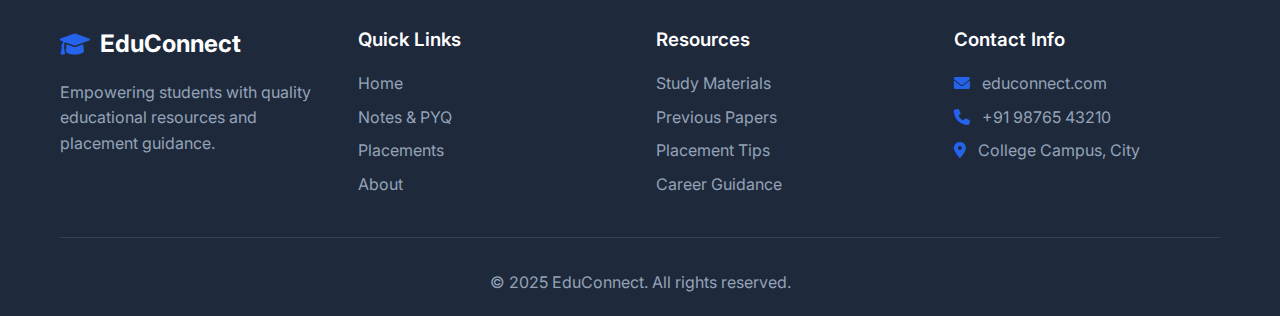
<file: notes-pyq.html>
<!DOCTYPE html>
<html lang="en">
<head>
    <meta charset="UTF-8">
    <meta name="viewport" content="width=device-width, initial-scale=1.0">
    <title>Notes & PYQ - EduConnect</title>
    <link rel="stylesheet" href="styles.css">
    <link href="https://cdnjs.cloudflare.com/ajax/libs/font-awesome/6.0.0/css/all.min.css" rel="stylesheet">
    <link href="https://fonts.googleapis.com/css2?family=Inter:wght@300;400;500;600;700&display=swap" rel="stylesheet">
</head>
<body>
    <!-- Navigation -->
    <nav class="navbar">
        <div class="nav-container">
            <div class="nav-logo">
                <i class="fas fa-graduation-cap"></i>
                <span>EduConnect</span>
            </div>
            <ul class="nav-menu">
                <li class="nav-item">
                    <a href="index.html" class="nav-link">Home</a>
                </li>
                <li class="nav-item">
                    <a href="notes-pyq.html" class="nav-link active">Notes & PYQ</a>
                </li>
                <li class="nav-item">
                    <a href="placement-records.html" class="nav-link">Placement Records</a>
                </li>
                <li class="nav-item">
                    <a href="about.html" class="nav-link">About</a>
                </li>
                <li class="nav-item">
                    <a href="contact.html" class="nav-link">Contact</a>
                </li>
            </ul>
            <div class="hamburger">
                <span class="bar"></span>
                <span class="bar"></span>
                <span class="bar"></span>
            </div>
        </div>
    </nav>

    <!-- Page Header -->
    <section class="page-header">
        <div class="container">
            <h1 class="page-title">Notes & Previous Year Questions</h1>
            <p class="page-subtitle">Access comprehensive study materials organized by branch and year</p>
        </div>
    </section>

    <!-- Upload Section -->
    <section class="content-section">
        <div class="container">
            <div class="upload-section">
                <h2><i class="fas fa-upload"></i> Contribute to the Community</h2>
                <p class="mb-2">Help your fellow students by uploading your notes and PYQ papers</p>
                <button class="btn btn-primary" onclick="toggleUploadForm()">Upload Material</button>
                
                <div id="uploadForm" class="upload-form hidden mt-3">
                    <div class="form-group">
                        <label for="materialType">Material Type</label>
                        <select id="materialType" required>
                            <option value="">Select Type</option>
                            <option value="notes">Study Notes</option>
                            <option value="pyq">Previous Year Question</option>
                            <option value="assignment">Assignment</option>
                            <option value="lab">Lab Manual</option>
                        </select>
                    </div>
                    
                    <div class="form-group">
                        <label for="branch">Branch</label>
                        <select id="branch" required>
                            <option value="">Select Branch</option>
                            <option value="cse">Computer Science Engineering</option>
                            <option value="ece">Electronics & Communication</option>
                            <option value="me">Mechanical Engineering</option>
                            <option value="ce">Civil Engineering</option>
                            <option value="ee">Electrical Engineering</option>
                            <option value="it">Information Technology</option>
                        </select>
                    </div>
                    
                    <div class="form-group">
                        <label for="year">Academic Year</label>
                        <select id="year" required>
                            <option value="">Select Year</option>
                            <option value="1">1st Year</option>
                            <option value="2">2nd Year</option>
                            <option value="3">3rd Year</option>
                            <option value="4">4th Year</option>
                        </select>
                    </div>
                    
                    <div class="form-group">
                        <label for="subject">Subject</label>
                        <input type="text" id="subject" placeholder="Enter subject name" required>
                    </div>
                    
                    <div class="form-group">
                        <label for="title">Title</label>
                        <input type="text" id="title" placeholder="Enter material title" required>
                    </div>
                    
                    <div class="form-group">
                        <label for="description">Description</label>
                        <textarea id="description" placeholder="Brief description of the material"></textarea>
                    </div>
                    
                    <div class="form-group">
                        <label for="file">Upload File</label>
                        <input type="file" id="file" accept=".pdf,.doc,.docx,.ppt,.pptx" required>
                    </div>
                    
                    <div class="form-group">
                        <label for="uploaderName">Your Name</label>
                        <input type="text" id="uploaderName" placeholder="Enter your name" required>
                    </div>
                    
                    <button type="submit" class="btn btn-primary" onclick="submitUpload()">Upload Material</button>
                </div>
            </div>
        </div>
    </section>

    <!-- Filter and Search Section -->
    <section class="content-section">
        <div class="container">
            <div class="filter-bar">
                <div class="filter-group">
                    <label for="filterType">Type</label>
                    <select id="filterType" onchange="filterResources()">
                        <option value="all">All Types</option>
                        <option value="notes">Notes</option>
                        <option value="pyq">PYQ</option>
                        <option value="assignment">Assignments</option>
                        <option value="lab">Lab Manuals</option>
                    </select>
                </div>
                
                <div class="filter-group">
                    <label for="filterBranch">Branch</label>
                    <select id="filterBranch" onchange="filterResources()">
                        <option value="all">All Branches</option>
                        <option value="cse">CSE</option>
                        <option value="ece">ECE</option>
                        <option value="me">ME</option>
                        <option value="ce">CE</option>
                        <option value="ee">EE</option>
                        <option value="it">IT</option>
                    </select>
                </div>
                
                <div class="filter-group">
                    <label for="filterYear">Year</label>
                    <select id="filterYear" onchange="filterResources()">
                        <option value="all">All Years</option>
                        <option value="1">1st Year</option>
                        <option value="2">2nd Year</option>
                        <option value="3">3rd Year</option>
                        <option value="4">4th Year</option>
                    </select>
                </div>
                
                <div class="filter-group">
                    <label for="searchInput">Search</label>
                    <input type="text" id="searchInput" placeholder="Search by subject or title" oninput="filterResources()">
                </div>
            </div>

            <!-- Resources Grid -->
            <div class="resource-grid" id="resourceGrid">
                <!-- Sample Resources -->
                <div class="resource-card" data-type="notes" data-branch="cse" data-year="3" data-subject="data structures">
                    <div class="resource-title">Data Structures Complete Notes</div>
                    <div class="resource-meta">
                        <span><i class="fas fa-book"></i> Notes</span>
                        <span><i class="fas fa-code"></i> CSE</span>
                        <span><i class="fas fa-calendar"></i> 3rd Year</span>
                        <span><i class="fas fa-download"></i> 245 downloads</span>
                    </div>
                    <p class="mb-2">Comprehensive notes covering all topics in Data Structures including arrays, linked lists, trees, and graphs.</p>
                    <div class="resource-actions">
                        <button class="btn btn-primary btn-small"><i class="fas fa-download"></i> Download</button>
                        <button class="btn btn-secondary btn-small"><i class="fas fa-eye"></i> Preview</button>
                    </div>
                </div>

                <div class="resource-card" data-type="pyq" data-branch="cse" data-year="2" data-subject="operating systems">
                    <div class="resource-title">Operating Systems PYQ 2023</div>
                    <div class="resource-meta">
                        <span><i class="fas fa-file-alt"></i> PYQ</span>
                        <span><i class="fas fa-code"></i> CSE</span>
                        <span><i class="fas fa-calendar"></i> 2nd Year</span>
                        <span><i class="fas fa-download"></i> 189 downloads</span>
                    </div>
                    <p class="mb-2">Previous year question paper for Operating Systems with detailed solutions and marking scheme.</p>
                    <div class="resource-actions">
                        <button class="btn btn-primary btn-small"><i class="fas fa-download"></i> Download</button>
                        <button class="btn btn-secondary btn-small"><i class="fas fa-eye"></i> Preview</button>
                    </div>
                </div>

                <div class="resource-card" data-type="notes" data-branch="ece" data-year="2" data-subject="digital electronics">
                    <div class="resource-title">Digital Electronics Handwritten Notes</div>
                    <div class="resource-meta">
                        <span><i class="fas fa-book"></i> Notes</span>
                        <span><i class="fas fa-microchip"></i> ECE</span>
                        <span><i class="fas fa-calendar"></i> 2nd Year</span>
                        <span><i class="fas fa-download"></i> 156 downloads</span>
                    </div>
                    <p class="mb-2">Clear handwritten notes on digital electronics covering Boolean algebra, logic gates, and sequential circuits.</p>
                    <div class="resource-actions">
                        <button class="btn btn-primary btn-small"><i class="fas fa-download"></i> Download</button>
                        <button class="btn btn-secondary btn-small"><i class="fas fa-eye"></i> Preview</button>
                    </div>
                </div>

                <div class="resource-card" data-type="pyq" data-branch="me" data-year="3" data-subject="thermodynamics">
                    <div class="resource-title">Thermodynamics PYQ Collection</div>
                    <div class="resource-meta">
                        <span><i class="fas fa-file-alt"></i> PYQ</span>
                        <span><i class="fas fa-cog"></i> ME</span>
                        <span><i class="fas fa-calendar"></i> 3rd Year</span>
                        <span><i class="fas fa-download"></i> 203 downloads</span>
                    </div>
                    <p class="mb-2">Collection of previous year questions from 2020-2023 with solved examples and important formulas.</p>
                    <div class="resource-actions">
                        <button class="btn btn-primary btn-small"><i class="fas fa-download"></i> Download</button>
                        <button class="btn btn-secondary btn-small"><i class="fas fa-eye"></i> Preview</button>
                    </div>
                </div>

                <div class="resource-card" data-type="lab" data-branch="cse" data-year="2" data-subject="database management">
                    <div class="resource-title">DBMS Lab Manual with Queries</div>
                    <div class="resource-meta">
                        <span><i class="fas fa-flask"></i> Lab Manual</span>
                        <span><i class="fas fa-code"></i> CSE</span>
                        <span><i class="fas fa-calendar"></i> 2nd Year</span>
                        <span><i class="fas fa-download"></i> 178 downloads</span>
                    </div>
                    <p class="mb-2">Complete lab manual with SQL queries, procedures, and practical exercises for database management.</p>
                    <div class="resource-actions">
                        <button class="btn btn-primary btn-small"><i class="fas fa-download"></i> Download</button>
                        <button class="btn btn-secondary btn-small"><i class="fas fa-eye"></i> Preview</button>
                    </div>
                </div>

                <div class="resource-card" data-type="assignment" data-branch="it" data-year="1" data-subject="programming fundamentals">
                    <div class="resource-title">C Programming Assignments</div>
                    <div class="resource-meta">
                        <span><i class="fas fa-tasks"></i> Assignment</span>
                        <span><i class="fas fa-laptop-code"></i> IT</span>
                        <span><i class="fas fa-calendar"></i> 1st Year</span>
                        <span><i class="fas fa-download"></i> 134 downloads</span>
                    </div>
                    <p class="mb-2">Collection of C programming assignments with solutions covering loops, arrays, functions, and pointers.</p>
                    <div class="resource-actions">
                        <button class="btn btn-primary btn-small"><i class="fas fa-download"></i> Download</button>
                        <button class="btn btn-secondary btn-small"><i class="fas fa-eye"></i> Preview</button>
                    </div>
                </div>
            </div>
        </div>
    </section>

    <!-- Footer -->
    <footer class="footer">
        <div class="container">
            <div class="footer-content">
                <div class="footer-section">
                    <div class="footer-logo">
                        <i class="fas fa-graduation-cap"></i>
                        <span>EduConnect</span>
                    </div>
                    <p>Empowering students with quality educational resources and placement guidance.</p>
                </div>
                <div class="footer-section">
                    <h3>Quick Links</h3>
                    <ul>
                        <li><a href="index.html">Home</a></li>
                        <li><a href="notes-pyq.html">Notes & PYQ</a></li>
                        <li><a href="placement-records.html">Placements</a></li>
                        <li><a href="about.html">About</a></li>
                    </ul>
                </div>
                <div class="footer-section">
                    <h3>Resources</h3>
                    <ul>
                        <li><a href="#">Study Materials</a></li>
                        <li><a href="#">Previous Papers</a></li>
                        <li><a href="#">Placement Tips</a></li>
                        <li><a href="#">Career Guidance</a></li>
                    </ul>
                </div>
                <div class="footer-section">
                    <h3>Contact Info</h3>
                    <ul>
                        <li><i class="fas fa-envelope"></i> educonnect.com</li>
                        <li><i class="fas fa-phone"></i> +91 98765 43210</li>
                        <li><i class="fas fa-map-marker-alt"></i> College Campus, City</li>
                    </ul>
                </div>
            </div>
            <div class="footer-bottom">
                <p>&copy; 2025 EduConnect. All rights reserved.</p>
            </div>
        </div>
    </footer>

    <script src="script.js"></script>
</body>
</html>
</file>
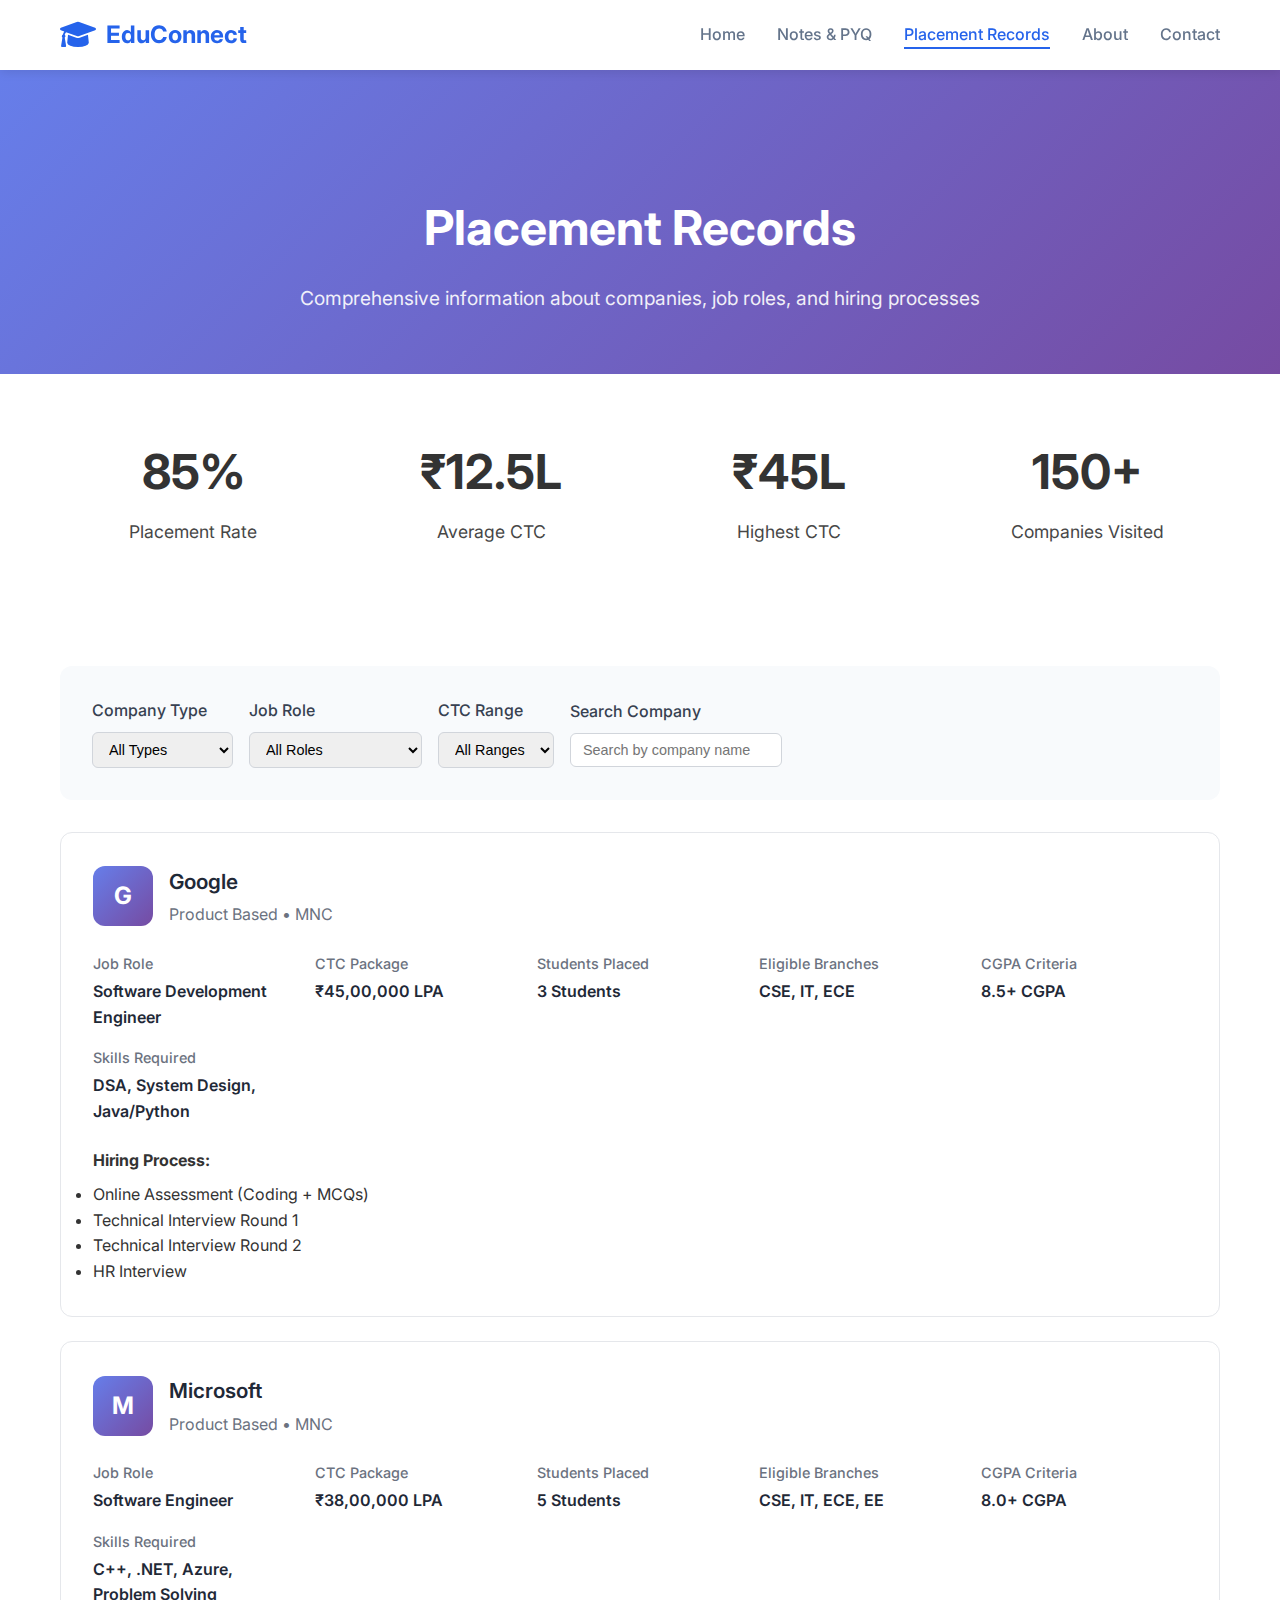
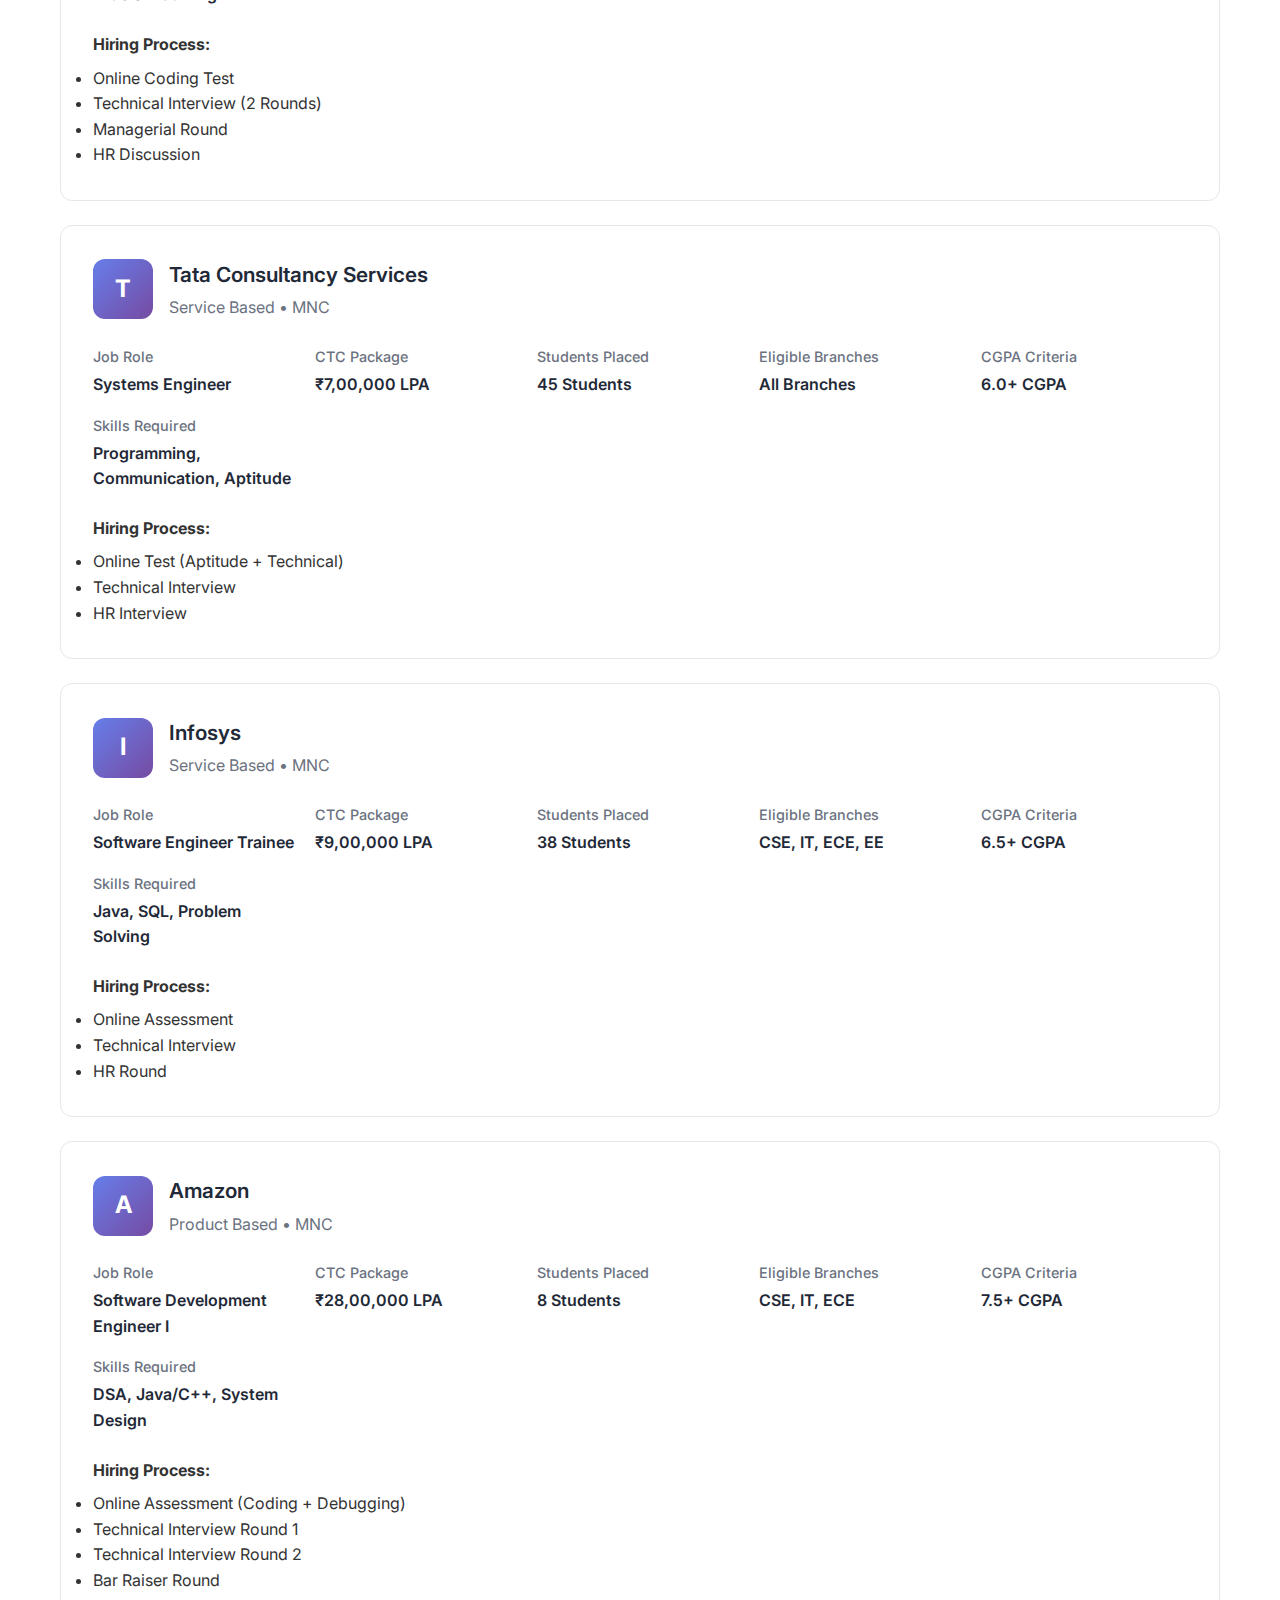
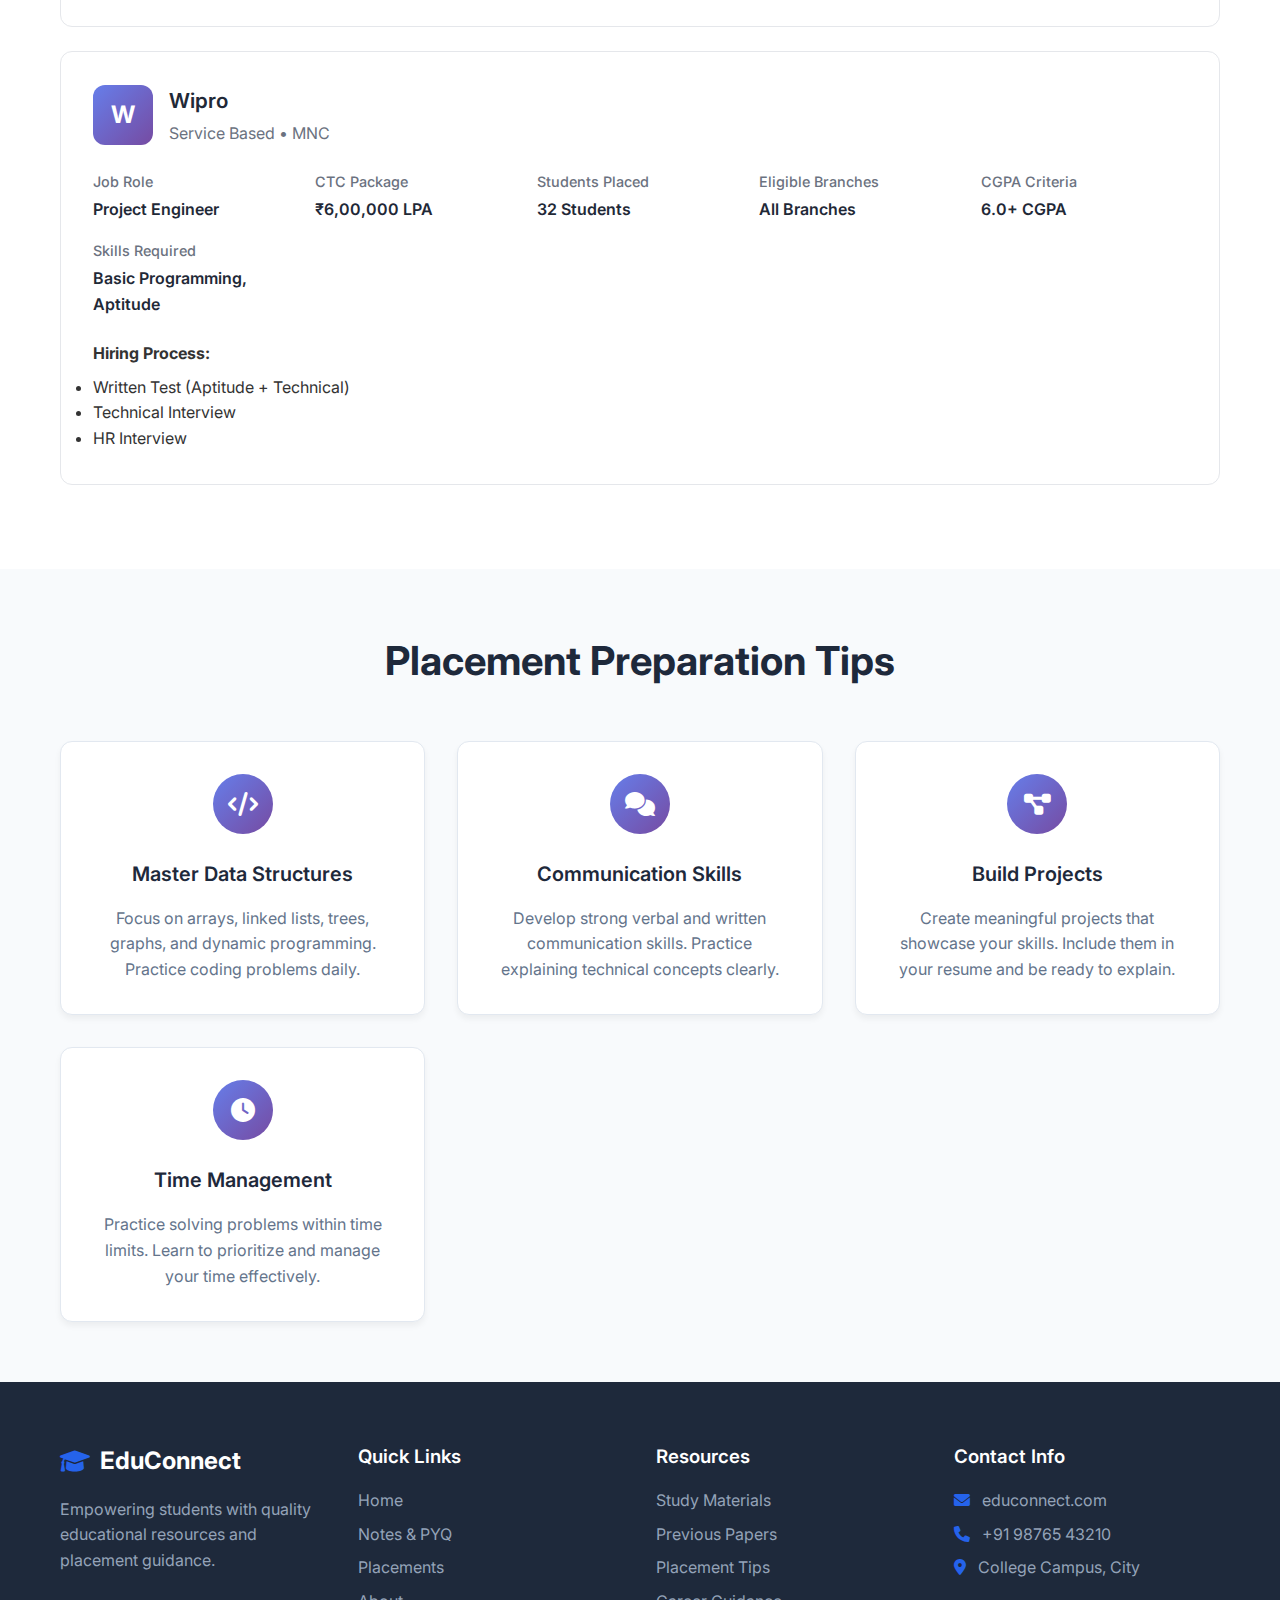
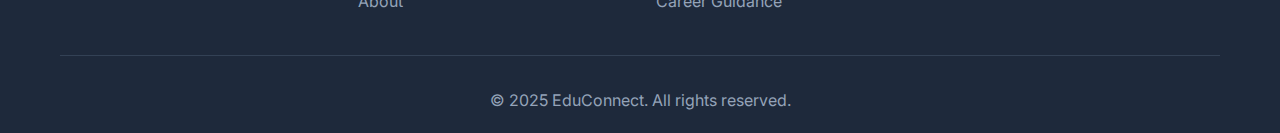
<file: placement-records.html>
<!DOCTYPE html>
<html lang="en">
<head>
    <meta charset="UTF-8">
    <meta name="viewport" content="width=device-width, initial-scale=1.0">
    <title>Placement Records - EduConnect</title>
    <link rel="stylesheet" href="styles.css">
    <link href="https://cdnjs.cloudflare.com/ajax/libs/font-awesome/6.0.0/css/all.min.css" rel="stylesheet">
    <link href="https://fonts.googleapis.com/css2?family=Inter:wght@300;400;500;600;700&display=swap" rel="stylesheet">
</head>
<body>
    <!-- Navigation -->
    <nav class="navbar">
        <div class="nav-container">
            <div class="nav-logo">
                <i class="fas fa-graduation-cap"></i>
                <span>EduConnect</span>
            </div>
            <ul class="nav-menu">
                <li class="nav-item">
                    <a href="index.html" class="nav-link">Home</a>
                </li>
                <li class="nav-item">
                    <a href="notes-pyq.html" class="nav-link">Notes & PYQ</a>
                </li>
                <li class="nav-item">
                    <a href="placement-records.html" class="nav-link active">Placement Records</a>
                </li>
                <li class="nav-item">
                    <a href="about.html" class="nav-link">About</a>
                </li>
                <li class="nav-item">
                    <a href="contact.html" class="nav-link">Contact</a>
                </li>
            </ul>
            <div class="hamburger">
                <span class="bar"></span>
                <span class="bar"></span>
                <span class="bar"></span>
            </div>
        </div>
    </nav>

    <!-- Page Header -->
    <section class="page-header">
        <div class="container">
            <h1 class="page-title">Placement Records</h1>
            <p class="page-subtitle">Comprehensive information about companies, job roles, and hiring processes</p>
        </div>
    </section>

    <!-- Statistics Section -->
    <section class="content-section">
        <div class="container">
            <div class="stats-grid">
                <div class="stat-item">
                    <div class="stat-number">85%</div>
                    <div class="stat-label">Placement Rate</div>
                </div>
                <div class="stat-item">
                    <div class="stat-number">₹12.5L</div>
                    <div class="stat-label">Average CTC</div>
                </div>
                <div class="stat-item">
                    <div class="stat-number">₹45L</div>
                    <div class="stat-label">Highest CTC</div>
                </div>
                <div class="stat-item">
                    <div class="stat-number">150+</div>
                    <div class="stat-label">Companies Visited</div>
                </div>
            </div>
        </div>
    </section>

    <!-- Filter Section -->
    <section class="content-section">
        <div class="container">
            <div class="filter-bar">
                <div class="filter-group">
                    <label for="filterCompanyType">Company Type</label>
                    <select id="filterCompanyType" onchange="filterPlacements()">
                        <option value="all">All Types</option>
                        <option value="product">Product Based</option>
                        <option value="service">Service Based</option>
                        <option value="startup">Startup</option>
                        <option value="mnc">MNC</option>
                    </select>
                </div>
                
                <div class="filter-group">
                    <label for="filterRole">Job Role</label>
                    <select id="filterRole" onchange="filterPlacements()">
                        <option value="all">All Roles</option>
                        <option value="sde">Software Developer</option>
                        <option value="analyst">Business Analyst</option>
                        <option value="consultant">Consultant</option>
                        <option value="engineer">Engineer</option>
                        <option value="intern">Intern</option>
                    </select>
                </div>
                
                <div class="filter-group">
                    <label for="filterCTC">CTC Range</label>
                    <select id="filterCTC" onchange="filterPlacements()">
                        <option value="all">All Ranges</option>
                        <option value="0-5">0-5 LPA</option>
                        <option value="5-10">5-10 LPA</option>
                        <option value="10-20">10-20 LPA</option>
                        <option value="20+">20+ LPA</option>
                    </select>
                </div>
                
                <div class="filter-group">
                    <label for="searchCompany">Search Company</label>
                    <input type="text" id="searchCompany" placeholder="Search by company name" oninput="filterPlacements()">
                </div>
            </div>

            <!-- Placement Records -->
            <div id="placementGrid">
                <!-- Google -->
                <div class="placement-card" data-type="product" data-role="sde" data-ctc="45">
                    <div class="company-header">
                        <div class="company-logo">G</div>
                        <div class="company-info">
                            <h3>Google</h3>
                            <p>Product Based • MNC</p>
                        </div>
                    </div>
                    
                    <div class="placement-details">
                        <div class="detail-item">
                            <div class="detail-label">Job Role</div>
                            <div class="detail-value">Software Development Engineer</div>
                        </div>
                        <div class="detail-item">
                            <div class="detail-label">CTC Package</div>
                            <div class="detail-value">₹45,00,000 LPA</div>
                        </div>
                        <div class="detail-item">
                            <div class="detail-label">Students Placed</div>
                            <div class="detail-value">3 Students</div>
                        </div>
                        <div class="detail-item">
                            <div class="detail-label">Eligible Branches</div>
                            <div class="detail-value">CSE, IT, ECE</div>
                        </div>
                        <div class="detail-item">
                            <div class="detail-label">CGPA Criteria</div>
                            <div class="detail-value">8.5+ CGPA</div>
                        </div>
                        <div class="detail-item">
                            <div class="detail-label">Skills Required</div>
                            <div class="detail-value">DSA, System Design, Java/Python</div>
                        </div>
                    </div>
                    
                    <div class="mt-3">
                        <h4>Hiring Process:</h4>
                        <ul class="mt-1">
                            <li>Online Assessment (Coding + MCQs)</li>
                            <li>Technical Interview Round 1</li>
                            <li>Technical Interview Round 2</li>
                            <li>HR Interview</li>
                        </ul>
                    </div>
                </div>

                <!-- Microsoft -->
                <div class="placement-card" data-type="product" data-role="sde" data-ctc="38">
                    <div class="company-header">
                        <div class="company-logo">M</div>
                        <div class="company-info">
                            <h3>Microsoft</h3>
                            <p>Product Based • MNC</p>
                        </div>
                    </div>
                    
                    <div class="placement-details">
                        <div class="detail-item">
                            <div class="detail-label">Job Role</div>
                            <div class="detail-value">Software Engineer</div>
                        </div>
                        <div class="detail-item">
                            <div class="detail-label">CTC Package</div>
                            <div class="detail-value">₹38,00,000 LPA</div>
                        </div>
                        <div class="detail-item">
                            <div class="detail-label">Students Placed</div>
                            <div class="detail-value">5 Students</div>
                        </div>
                        <div class="detail-item">
                            <div class="detail-label">Eligible Branches</div>
                            <div class="detail-value">CSE, IT, ECE, EE</div>
                        </div>
                        <div class="detail-item">
                            <div class="detail-label">CGPA Criteria</div>
                            <div class="detail-value">8.0+ CGPA</div>
                        </div>
                        <div class="detail-item">
                            <div class="detail-label">Skills Required</div>
                            <div class="detail-value">C++, .NET, Azure, Problem Solving</div>
                        </div>
                    </div>
                    
                    <div class="mt-3">
                        <h4>Hiring Process:</h4>
                        <ul class="mt-1">
                            <li>Online Coding Test</li>
                            <li>Technical Interview (2 Rounds)</li>
                            <li>Managerial Round</li>
                            <li>HR Discussion</li>
                        </ul>
                    </div>
                </div>

                <!-- TCS -->
                <div class="placement-card" data-type="service" data-role="analyst" data-ctc="7">
                    <div class="company-header">
                        <div class="company-logo">T</div>
                        <div class="company-info">
                            <h3>Tata Consultancy Services</h3>
                            <p>Service Based • MNC</p>
                        </div>
                    </div>
                    
                    <div class="placement-details">
                        <div class="detail-item">
                            <div class="detail-label">Job Role</div>
                            <div class="detail-value">Systems Engineer</div>
                        </div>
                        <div class="detail-item">
                            <div class="detail-label">CTC Package</div>
                            <div class="detail-value">₹7,00,000 LPA</div>
                        </div>
                        <div class="detail-item">
                            <div class="detail-label">Students Placed</div>
                            <div class="detail-value">45 Students</div>
                        </div>
                        <div class="detail-item">
                            <div class="detail-label">Eligible Branches</div>
                            <div class="detail-value">All Branches</div>
                        </div>
                        <div class="detail-item">
                            <div class="detail-label">CGPA Criteria</div>
                            <div class="detail-value">6.0+ CGPA</div>
                        </div>
                        <div class="detail-item">
                            <div class="detail-label">Skills Required</div>
                            <div class="detail-value">Programming, Communication, Aptitude</div>
                        </div>
                    </div>
                    
                    <div class="mt-3">
                        <h4>Hiring Process:</h4>
                        <ul class="mt-1">
                            <li>Online Test (Aptitude + Technical)</li>
                            <li>Technical Interview</li>
                            <li>HR Interview</li>
                        </ul>
                    </div>
                </div>

                <!-- Infosys -->
                <div class="placement-card" data-type="service" data-role="sde" data-ctc="9">
                    <div class="company-header">
                        <div class="company-logo">I</div>
                        <div class="company-info">
                            <h3>Infosys</h3>
                            <p>Service Based • MNC</p>
                        </div>
                    </div>
                    
                    <div class="placement-details">
                        <div class="detail-item">
                            <div class="detail-label">Job Role</div>
                            <div class="detail-value">Software Engineer Trainee</div>
                        </div>
                        <div class="detail-item">
                            <div class="detail-label">CTC Package</div>
                            <div class="detail-value">₹9,00,000 LPA</div>
                        </div>
                        <div class="detail-item">
                            <div class="detail-label">Students Placed</div>
                            <div class="detail-value">38 Students</div>
                        </div>
                        <div class="detail-item">
                            <div class="detail-label">Eligible Branches</div>
                            <div class="detail-value">CSE, IT, ECE, EE</div>
                        </div>
                        <div class="detail-item">
                            <div class="detail-label">CGPA Criteria</div>
                            <div class="detail-value">6.5+ CGPA</div>
                        </div>
                        <div class="detail-item">
                            <div class="detail-label">Skills Required</div>
                            <div class="detail-value">Java, SQL, Problem Solving</div>
                        </div>
                    </div>
                    
                    <div class="mt-3">
                        <h4>Hiring Process:</h4>
                        <ul class="mt-1">
                            <li>Online Assessment</li>
                            <li>Technical Interview</li>
                            <li>HR Round</li>
                        </ul>
                    </div>
                </div>

                <!-- Amazon -->
                <div class="placement-card" data-type="product" data-role="sde" data-ctc="28">
                    <div class="company-header">
                        <div class="company-logo">A</div>
                        <div class="company-info">
                            <h3>Amazon</h3>
                            <p>Product Based • MNC</p>
                        </div>
                    </div>
                    
                    <div class="placement-details">
                        <div class="detail-item">
                            <div class="detail-label">Job Role</div>
                            <div class="detail-value">Software Development Engineer I</div>
                        </div>
                        <div class="detail-item">
                            <div class="detail-label">CTC Package</div>
                            <div class="detail-value">₹28,00,000 LPA</div>
                        </div>
                        <div class="detail-item">
                            <div class="detail-label">Students Placed</div>
                            <div class="detail-value">8 Students</div>
                        </div>
                        <div class="detail-item">
                            <div class="detail-label">Eligible Branches</div>
                            <div class="detail-value">CSE, IT, ECE</div>
                        </div>
                        <div class="detail-item">
                            <div class="detail-label">CGPA Criteria</div>
                            <div class="detail-value">7.5+ CGPA</div>
                        </div>
                        <div class="detail-item">
                            <div class="detail-label">Skills Required</div>
                            <div class="detail-value">DSA, Java/C++, System Design</div>
                        </div>
                    </div>
                    
                    <div class="mt-3">
                        <h4>Hiring Process:</h4>
                        <ul class="mt-1">
                            <li>Online Assessment (Coding + Debugging)</li>
                            <li>Technical Interview Round 1</li>
                            <li>Technical Interview Round 2</li>
                            <li>Bar Raiser Round</li>
                        </ul>
                    </div>
                </div>

                <!-- Wipro -->
                <div class="placement-card" data-type="service" data-role="engineer" data-ctc="6">
                    <div class="company-header">
                        <div class="company-logo">W</div>
                        <div class="company-info">
                            <h3>Wipro</h3>
                            <p>Service Based • MNC</p>
                        </div>
                    </div>
                    
                    <div class="placement-details">
                        <div class="detail-item">
                            <div class="detail-label">Job Role</div>
                            <div class="detail-value">Project Engineer</div>
                        </div>
                        <div class="detail-item">
                            <div class="detail-label">CTC Package</div>
                            <div class="detail-value">₹6,00,000 LPA</div>
                        </div>
                        <div class="detail-item">
                            <div class="detail-label">Students Placed</div>
                            <div class="detail-value">32 Students</div>
                        </div>
                        <div class="detail-item">
                            <div class="detail-label">Eligible Branches</div>
                            <div class="detail-value">All Branches</div>
                        </div>
                        <div class="detail-item">
                            <div class="detail-label">CGPA Criteria</div>
                            <div class="detail-value">6.0+ CGPA</div>
                        </div>
                        <div class="detail-item">
                            <div class="detail-label">Skills Required</div>
                            <div class="detail-value">Basic Programming, Aptitude</div>
                        </div>
                    </div>
                    
                    <div class="mt-3">
                        <h4>Hiring Process:</h4>
                        <ul class="mt-1">
                            <li>Written Test (Aptitude + Technical)</li>
                            <li>Technical Interview</li>
                            <li>HR Interview</li>
                        </ul>
                    </div>
                </div>
            </div>
        </div>
    </section>

    <!-- Tips Section -->
    <section class="content-section" style="background: #f8fafc;">
        <div class="container">
            <h2 class="section-title">Placement Preparation Tips</h2>
            <div class="features-grid">
                <div class="feature-card">
                    <div class="feature-icon">
                        <i class="fas fa-code"></i>
                    </div>
                    <h3>Master Data Structures</h3>
                    <p>Focus on arrays, linked lists, trees, graphs, and dynamic programming. Practice coding problems daily.</p>
                </div>
                <div class="feature-card">
                    <div class="feature-icon">
                        <i class="fas fa-comments"></i>
                    </div>
                    <h3>Communication Skills</h3>
                    <p>Develop strong verbal and written communication skills. Practice explaining technical concepts clearly.</p>
                </div>
                <div class="feature-card">
                    <div class="feature-icon">
                        <i class="fas fa-project-diagram"></i>
                    </div>
                    <h3>Build Projects</h3>
                    <p>Create meaningful projects that showcase your skills. Include them in your resume and be ready to explain.</p>
                </div>
                <div class="feature-card">
                    <div class="feature-icon">
                        <i class="fas fa-clock"></i>
                    </div>
                    <h3>Time Management</h3>
                    <p>Practice solving problems within time limits. Learn to prioritize and manage your time effectively.</p>
                </div>
            </div>
        </div>
    </section>

    <!-- Footer -->
    <footer class="footer">
        <div class="container">
            <div class="footer-content">
                <div class="footer-section">
                    <div class="footer-logo">
                        <i class="fas fa-graduation-cap"></i>
                        <span>EduConnect</span>
                    </div>
                    <p>Empowering students with quality educational resources and placement guidance.</p>
                </div>
                <div class="footer-section">
                    <h3>Quick Links</h3>
                    <ul>
                        <li><a href="index.html">Home</a></li>
                        <li><a href="notes-pyq.html">Notes & PYQ</a></li>
                        <li><a href="placement-records.html">Placements</a></li>
                        <li><a href="about.html">About</a></li>
                    </ul>
                </div>
                <div class="footer-section">
                    <h3>Resources</h3>
                    <ul>
                        <li><a href="#">Study Materials</a></li>
                        <li><a href="#">Previous Papers</a></li>
                        <li><a href="#">Placement Tips</a></li>
                        <li><a href="#">Career Guidance</a></li>
                    </ul>
                </div>
                <div class="footer-section">
                    <h3>Contact Info</h3>
                    <ul>
                        <li><i class="fas fa-envelope"></i> educonnect.com</li>
                        <li><i class="fas fa-phone"></i> +91 98765 43210</li>
                        <li><i class="fas fa-map-marker-alt"></i> College Campus, City</li>
                    </ul>
                </div>
            </div>
            <div class="footer-bottom">
                <p>&copy; 2025 EduConnect. All rights reserved.</p>
            </div>
        </div>
    </footer>

    <script src="script.js"></script>
</body>
</html>
</file>
<file: styles.css>
/* Reset and Base Styles */
* {
    margin: 0;
    padding: 0;
    box-sizing: border-box;
}

body {
    font-family: 'Inter', sans-serif;
    line-height: 1.6;
    color: #333;
    background-color: #f8fafc;
}

.container {
    max-width: 1200px;
    margin: 0 auto;
    padding: 0 20px;
}

/* Navigation */
.navbar {
    background: #fff;
    box-shadow: 0 2px 10px rgba(0,0,0,0.1);
    position: fixed;
    top: 0;
    width: 100%;
    z-index: 1000;
    transition: all 0.3s ease;
}

.nav-container {
    max-width: 1200px;
    margin: 0 auto;
    padding: 0 20px;
    display: flex;
    justify-content: space-between;
    align-items: center;
    height: 70px;
}

.nav-logo {
    display: flex;
    align-items: center;
    font-size: 1.5rem;
    font-weight: 700;
    color: #2563eb;
}

.nav-logo i {
    margin-right: 10px;
    font-size: 1.8rem;
}

.nav-menu {
    display: flex;
    list-style: none;
    gap: 2rem;
}

.nav-link {
    text-decoration: none;
    color: #64748b;
    font-weight: 500;
    transition: color 0.3s ease;
    position: relative;
}

.nav-link:hover,
.nav-link.active {
    color: #2563eb;
}

.nav-link.active::after {
    content: '';
    position: absolute;
    bottom: -5px;
    left: 0;
    width: 100%;
    height: 2px;
    background: #2563eb;
}

.hamburger {
    display: none;
    flex-direction: column;
    cursor: pointer;
}

.bar {
    width: 25px;
    height: 3px;
    background: #333;
    margin: 3px 0;
    transition: 0.3s;
}

/* Hero Section */
.hero {
    background: linear-gradient(135deg, #667eea 0%, #764ba2 100%);
    color: white;
    padding: 120px 0 80px;
    margin-top: 70px;
}

.hero-container {
    max-width: 1200px;
    margin: 0 auto;
    padding: 0 20px;
    display: grid;
    grid-template-columns: 1fr 1fr;
    gap: 4rem;
    align-items: center;
}

.hero-title {
    font-size: 3.5rem;
    font-weight: 700;
    margin-bottom: 1.5rem;
    line-height: 1.2;
}

.hero-subtitle {
    font-size: 1.2rem;
    margin-bottom: 2rem;
    opacity: 0.9;
    line-height: 1.6;
}

.hero-buttons {
    display: flex;
    gap: 1rem;
    flex-wrap: wrap;
}

.btn {
    padding: 12px 24px;
    border-radius: 8px;
    text-decoration: none;
    font-weight: 600;
    transition: all 0.3s ease;
    display: inline-block;
    border: none;
    cursor: pointer;
    font-size: 1rem;
}

.btn-primary {
    background: #fff;
    color: #2563eb;
}

.btn-primary:hover {
    background: #f1f5f9;
    transform: translateY(-2px);
}

.btn-secondary {
    background: transparent;
    color: #fff;
    border: 2px solid #fff;
}

.btn-secondary:hover {
    background: #fff;
    color: #2563eb;
}

.hero-graphic {
    display: flex;
    justify-content: center;
    align-items: center;
    height: 300px;
    background: rgba(255,255,255,0.1);
    border-radius: 20px;
    backdrop-filter: blur(10px);
}

.hero-graphic i {
    font-size: 8rem;
    opacity: 0.8;
}

/* Features Section */
.features {
    padding: 80px 0;
    background: #fff;
}

.section-title {
    text-align: center;
    font-size: 2.5rem;
    font-weight: 700;
    margin-bottom: 3rem;
    color: #1e293b;
}

.features-grid {
    display: grid;
    grid-template-columns: repeat(auto-fit, minmax(300px, 1fr));
    gap: 2rem;
}

.feature-card {
    background: #fff;
    padding: 2rem;
    border-radius: 12px;
    box-shadow: 0 4px 6px rgba(0,0,0,0.05);
    border: 1px solid #e2e8f0;
    transition: all 0.3s ease;
    text-align: center;
}

.feature-card:hover {
    transform: translateY(-5px);
    box-shadow: 0 10px 25px rgba(0,0,0,0.1);
}

.feature-icon {
    width: 60px;
    height: 60px;
    background: linear-gradient(135deg, #667eea 0%, #764ba2 100%);
    border-radius: 50%;
    display: flex;
    align-items: center;
    justify-content: center;
    margin: 0 auto 1.5rem;
}

.feature-icon i {
    font-size: 1.5rem;
    color: #fff;
}

.feature-card h3 {
    font-size: 1.25rem;
    font-weight: 600;
    margin-bottom: 1rem;
    color: #1e293b;
}

.feature-card p {
    color: #64748b;
    line-height: 1.6;
}

/* Stats Section */
.stats {
    background: linear-gradient(135deg, #667eea 0%, #764ba2 100%);
    color: white;
    padding: 60px 0;
}

.stats-grid {
    display: grid;
    grid-template-columns: repeat(auto-fit, minmax(200px, 1fr));
    gap: 2rem;
    text-align: center;
}

.stat-number {
    font-size: 3rem;
    font-weight: 700;
    margin-bottom: 0.5rem;
}

.stat-label {
    font-size: 1.1rem;
    opacity: 0.9;
}

/* CTA Section */
.cta {
    background: #f8fafc;
    padding: 80px 0;
    text-align: center;
}

.cta-content h2 {
    font-size: 2.5rem;
    font-weight: 700;
    margin-bottom: 1rem;
    color: #1e293b;
}

.cta-content p {
    font-size: 1.2rem;
    color: #64748b;
    margin-bottom: 2rem;
    max-width: 600px;
    margin-left: auto;
    margin-right: auto;
}

/* Footer */
.footer {
    background: #1e293b;
    color: #94a3b8;
    padding: 60px 0 20px;
}

.footer-content {
    display: grid;
    grid-template-columns: repeat(auto-fit, minmax(250px, 1fr));
    gap: 2rem;
    margin-bottom: 2rem;
}

.footer-logo {
    display: flex;
    align-items: center;
    font-size: 1.5rem;
    font-weight: 700;
    color: #fff;
    margin-bottom: 1rem;
}

.footer-logo i {
    margin-right: 10px;
    color: #2563eb;
}

.footer-section h3 {
    color: #fff;
    margin-bottom: 1rem;
    font-weight: 600;
}

.footer-section ul {
    list-style: none;
}

.footer-section ul li {
    margin-bottom: 0.5rem;
}

.footer-section ul li a {
    color: #94a3b8;
    text-decoration: none;
    transition: color 0.3s ease;
}

.footer-section ul li a:hover {
    color: #2563eb;
}

.footer-section ul li i {
    margin-right: 8px;
    color: #2563eb;
}

.footer-bottom {
    border-top: 1px solid #334155;
    padding-top: 2rem;
    text-align: center;
}

/* Page Specific Styles */
.page-header {
    background: linear-gradient(135deg, #667eea 0%, #764ba2 100%);
    color: white;
    padding: 120px 0 60px;
    margin-top: 70px;
    text-align: center;
}

.page-title {
    font-size: 3rem;
    font-weight: 700;
    margin-bottom: 1rem;
}

.page-subtitle {
    font-size: 1.2rem;
    opacity: 0.9;
}

.content-section {
    padding: 60px 0;
    background: #fff;
}

.filter-bar {
    background: #f8fafc;
    padding: 2rem;
    border-radius: 12px;
    margin-bottom: 2rem;
    display: flex;
    gap: 1rem;
    flex-wrap: wrap;
    align-items: center;
}

.filter-group {
    display: flex;
    flex-direction: column;
    gap: 0.5rem;
}

.filter-group label {
    font-weight: 500;
    color: #374151;
}

.filter-group select,
.filter-group input {
    padding: 8px 12px;
    border: 1px solid #d1d5db;
    border-radius: 6px;
    font-size: 0.9rem;
}

.resource-grid {
    display: grid;
    grid-template-columns: repeat(auto-fill, minmax(300px, 1fr));
    gap: 1.5rem;
}

.resource-card {
    background: #fff;
    border: 1px solid #e5e7eb;
    border-radius: 12px;
    padding: 1.5rem;
    transition: all 0.3s ease;
}

.resource-card:hover {
    transform: translateY(-2px);
    box-shadow: 0 8px 25px rgba(0,0,0,0.1);
}

.resource-title {
    font-size: 1.1rem;
    font-weight: 600;
    margin-bottom: 0.5rem;
    color: #1f2937;
}

.resource-meta {
    display: flex;
    gap: 1rem;
    margin-bottom: 1rem;
    font-size: 0.9rem;
    color: #6b7280;
}

.resource-actions {
    display: flex;
    gap: 0.5rem;
}

.btn-small {
    padding: 6px 12px;
    font-size: 0.8rem;
    border-radius: 6px;
}

.upload-section {
    background: #f8fafc;
    padding: 2rem;
    border-radius: 12px;
    margin-bottom: 2rem;
}

.upload-form {
    display: grid;
    gap: 1rem;
    max-width: 600px;
}

.form-group {
    display: flex;
    flex-direction: column;
    gap: 0.5rem;
}

.form-group label {
    font-weight: 500;
    color: #374151;
}

.form-group input,
.form-group select,
.form-group textarea {
    padding: 10px 12px;
    border: 1px solid #d1d5db;
    border-radius: 6px;
    font-size: 1rem;
}

.form-group textarea {
    resize: vertical;
    min-height: 100px;
}

.placement-card {
    background: #fff;
    border: 1px solid #e5e7eb;
    border-radius: 12px;
    padding: 2rem;
    margin-bottom: 1.5rem;
    transition: all 0.3s ease;
}

.placement-card:hover {
    box-shadow: 0 8px 25px rgba(0,0,0,0.1);
}

.company-header {
    display: flex;
    align-items: center;
    gap: 1rem;
    margin-bottom: 1.5rem;
}

.company-logo {
    width: 60px;
    height: 60px;
    background: linear-gradient(135deg, #667eea 0%, #764ba2 100%);
    border-radius: 12px;
    display: flex;
    align-items: center;
    justify-content: center;
    color: #fff;
    font-size: 1.5rem;
    font-weight: 700;
}

.company-info h3 {
    font-size: 1.3rem;
    font-weight: 600;
    color: #1f2937;
    margin-bottom: 0.25rem;
}

.company-info p {
    color: #6b7280;
}

.placement-details {
    display: grid;
    grid-template-columns: repeat(auto-fit, minmax(200px, 1fr));
    gap: 1rem;
}

.detail-item {
    display: flex;
    flex-direction: column;
    gap: 0.25rem;
}

.detail-label {
    font-size: 0.9rem;
    color: #6b7280;
    font-weight: 500;
}

.detail-value {
    font-weight: 600;
    color: #1f2937;
}

/* Responsive Design */
@media (max-width: 768px) {
    .hamburger {
        display: flex;
    }
    
    .nav-menu {
        position: fixed;
        left: -100%;
        top: 70px;
        flex-direction: column;
        background-color: #fff;
        width: 100%;
        text-align: center;
        transition: 0.3s;
        box-shadow: 0 10px 27px rgba(0,0,0,0.05);
        padding: 2rem 0;
    }
    
    .nav-menu.active {
        left: 0;
    }
    
    .hero-container {
        grid-template-columns: 1fr;
        text-align: center;
    }
    
    .hero-title {
        font-size: 2.5rem;
    }
    
    .features-grid {
        grid-template-columns: 1fr;
    }
    
    .stats-grid {
        grid-template-columns: repeat(2, 1fr);
    }
    
    .filter-bar {
        flex-direction: column;
        align-items: stretch;
    }
    
    .resource-grid {
        grid-template-columns: 1fr;
    }
    
    .placement-details {
        grid-template-columns: 1fr;
    }
    
    .company-header {
        flex-direction: column;
        text-align: center;
    }
}

@media (max-width: 480px) {
    .hero-title {
        font-size: 2rem;
    }
    
    .section-title {
        font-size: 2rem;
    }
    
    .page-title {
        font-size: 2rem;
    }
    
    .stats-grid {
        grid-template-columns: 1fr;
    }
    
    .hero-buttons {
        flex-direction: column;
    }
}

/* Animations */
@keyframes fadeInUp {
    from {
        opacity: 0;
        transform: translateY(30px);
    }
    to {
        opacity: 1;
        transform: translateY(0);
    }
}

.feature-card,
.resource-card,
.placement-card {
    animation: fadeInUp 0.6s ease-out;
}

/* Utility Classes */
.text-center {
    text-align: center;
}

.mb-1 {
    margin-bottom: 0.5rem;
}

.mb-2 {
    margin-bottom: 1rem;
}

.mb-3 {
    margin-bottom: 1.5rem;
}

.mt-1 {
    margin-top: 0.5rem;
}

.mt-2 {
    margin-top: 1rem;
}

.mt-3 {
    margin-top: 1.5rem;
}

.hidden {
    display: none;
}

.visible {
    display: block;
}
</file>
